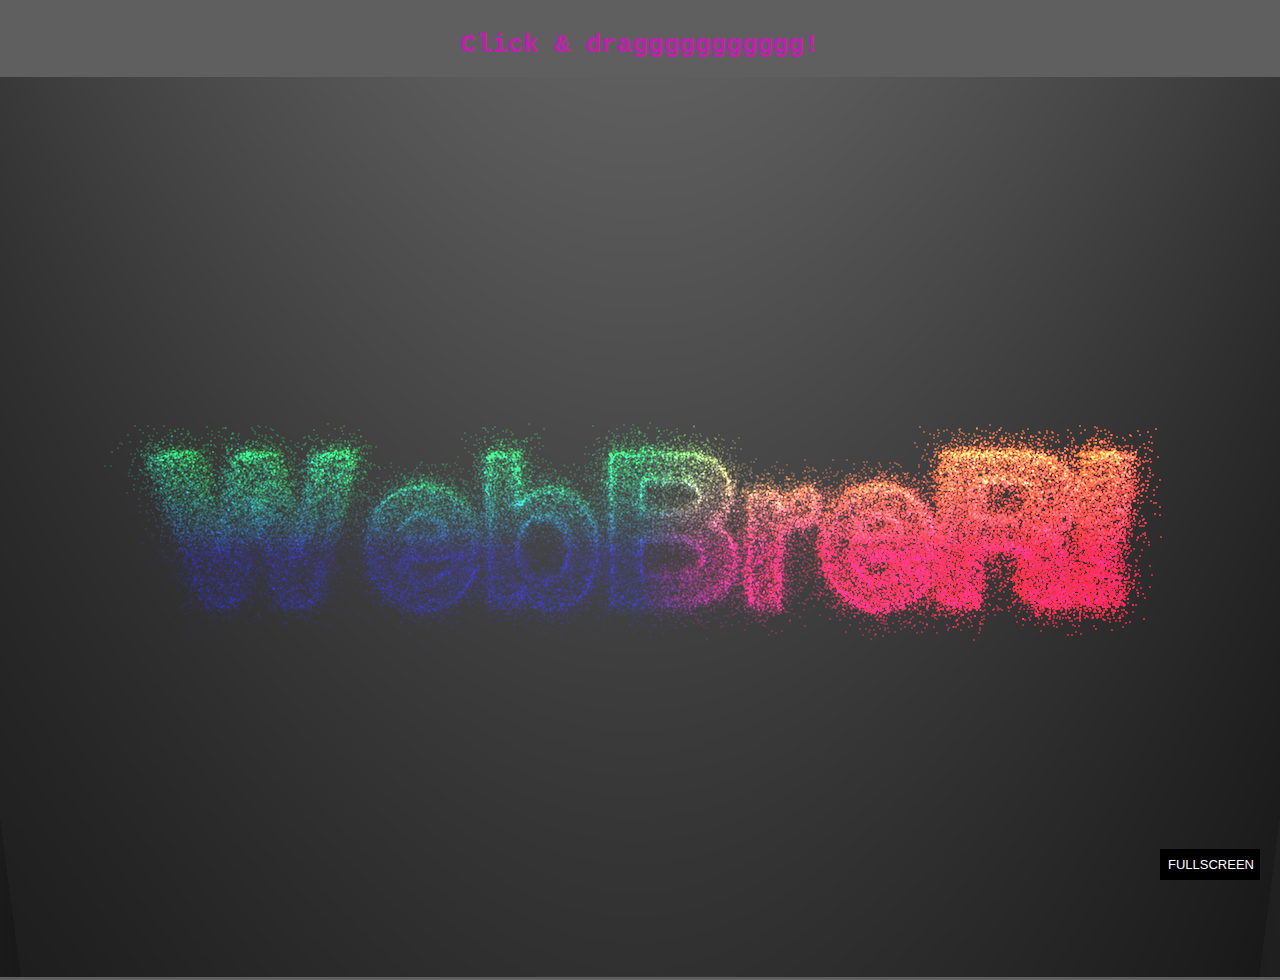
<file: index.html>
<!DOCTYPE html>
<html lang="en">
  <head>
    <title>WebBreR - Featuring Particles</title>
    <meta http-equiv="Content-Type" content="text/html; charset=UTF-8">
    <meta charset="utf-8">
    <meta name="viewport" content="width=device-width, user-scalable=no, minimum-scale=1.0, maximum-scale=1.0">
    <style>
      body {
        font-family: Monospace;
        background-color: #000000a0;
        margin: 0px;
        overflow: hidden;
      }

      #info {
        color: #ffffff;

        font-family: Monospace;
        font-size: 13px;
        text-align: center;
        font-weight: bold;

        position: absolute;
        top: 0px; width: 100%;
        padding: 5px;
      }

      a {
        color: #0040ff;
      }
      h1 {
        color: rgb(197, 28, 177);
        text-align: center;
        margin-top: 30px;
        background-color: transparent;
      }
    </style>
  </head>
  <body>
    <h1>Click & draggggggggggg!</h1>

    <!-- For Magic Leap Support -->
    <script src="js/three/examples/jsm/vr/HelioWebXRPolyfill.js"></script>

    <!-- WebGL 2 shaders -->
    <script id="vs-particles-2" type="x-shader/x-vertex">
      uniform float pointSize;

      varying vec3 vPosition;

      void main() {
        vPosition = position;
        gl_PointSize = pointSize;
        gl_Position = projectionMatrix * modelViewMatrix * vec4( position, 1.0 );
      }
    </script>
    <script>
      
    </script>
    <script id="fs-particles-2" type="x-shader/x-fragment">
      varying vec3 vPosition;

      void main() {
        float depth = smoothstep( 10.24, 1.0, gl_FragCoord.z / gl_FragCoord.w );
        gl_FragColor = vec4( (vec3(0.0, 0.03, 0.05) + (vPosition * 0.25)), depth );
      }
    </script>

    <script type="module">

      import * as THREE from './js/three/build/three.module.js';
      import { SimulationShader } from './js/SimulationShader.js';
      import { Projector } from './js/three/examples/jsm/renderers/Projector.js';
      import { GeometryUtils } from './js/three/examples/jsm/utils/GeometryUtils.js';
      import { WEBVR } from './js/three/examples/jsm/vr/WebVR.js';

      function getQueryString(name, defaultValue) {
        var query = window.location.search.substring(1);
        var vars = query.split("&");
        for (var i = 0; i < vars.length; i++) {
          var pair = vars[i].split("=");
          if (pair[0] == name) {
            return unescape(pair[1]);
          }
        }
        return defaultValue;
      }
  

      function getQueryValue(name, defaultValue) {
        var value = getQueryString(name, null);
        if (value == null) {
          return defaultValue;
        }
        return parseInt(value, 10);
      }

      var roomSize = new THREE.Vector3(3, 3, 3);
      var textScale = 0.3;

      var container, canvas, gl;

      var scene, camera, light, renderer;
      var geometry, geometry2, originGeometry, cube, mesh, material;
      var roomMesh;
      var projector = new Projector();

      var data, texture, points;
      var transformFeedback;
      var originBuffer;
      var font;

      var fboParticles, rtTexturePos, rtTexturePos2, simulationShader;

      var particleCount = getQueryValue('particleCount', 100000);
      var pointSize = getQueryValue('pointSize', 2);
      var skipRemainder = getQueryValue('skipRemainder', 0);

      var INT_MAX = 2147483647;

      var maxColliders = 8;

      var pickCoord = new THREE.Vector3(0.0, 0.0, 0.0);
      var pickRay = new THREE.Ray();
      var clickPlane = new THREE.Plane(new THREE.Vector3(0.0, 0.0, 1.0), roomSize.z*0.25);

      var mouseCoordQueue = [];

      var touchPoints = [];

      var colliders = new Float32Array(maxColliders * 4);
      var colliderMeshes = [];
      var showColliders = false;

      const CONTROLLER_COLLIDER_SIZE = 0.075;
      var controller1, controller2;
      var controllerMesh1, controllerMesh2;

      var isWebGL2 = false;

      function getFullscreenButton ( renderer ) {

        var button = document.createElement( 'button' );
        button.style.position = 'absolute';
        button.style.right = '20px';
        button.style.bottom = '20px';
        button.style.width = '100px';
        button.style.border = '0';
        button.style.padding = '8px';
        button.style.cursor = 'pointer';
        button.style.backgroundColor = '#000';
        button.style.color = '#fff';
        button.style.fontFamily = 'sans-serif';
        button.style.fontSize = '13px';
        button.style.fontStyle = 'normal';
        button.style.textAlign = 'center';
        button.style.zIndex = '999';
        button.textContent = 'FULLSCREEN';
        button.onclick = function() {
          if (renderer.domElement.requestFullscreen) {
            renderer.domElement.requestFullscreen();
          } else if (renderer.domElement.webkitRequestFullscreen) {
            renderer.domElement.webkitRequestFullscreen();
          } else if (renderer.domElement.mozRequestFullScreen) {
            renderer.domElement.mozRequestFullScreen();
          }
        };

        return button;

      }

      function inAR() {
        if (!('getSession' in renderer.vr)) {
          return false;
        }
        let session = renderer.vr.getSession();
        return session && session.environmentBlendMode && session.environmentBlendMode != 'opaque';
      }

      function init() {
        container = document.createElement( 'div' );
        document.body.appendChild( container );

        canvas = document.createElement( 'canvas' );

        // Try first WebGL 2 context and fallback to WebGL 1
        gl = canvas.getContext( 'webgl2', { antialias: false, xrCompatible: true } );
        if (!gl) {
          gl = canvas.getContext( 'experimental-webgl2', { antialias: false, xrCompatible: true } );
        }

        isWebGL2 = !!gl;

        renderer = new THREE.WebGLRenderer( { canvas: canvas, context: gl } );
        renderer.setSize( window.innerWidth, window.innerHeight );
        renderer.sortObjects = false;
        renderer.vr.enabled = true;
        container.appendChild( renderer.domElement );

        document.body.appendChild( getFullscreenButton( renderer ) );

        let btnVR = WEBVR.createButton(
            renderer, {
          mode: 'immersive-vr',
          sessionInit: {requiredFeatures: ['local-floor']}
        });
        btnVR.style.left = 'calc(50% - 110px)';
        document.body.appendChild(btnVR);
        let btnAR = WEBVR.createButton(
            renderer, {
          mode: 'immersive-ar',
          sessionInit: {requiredFeatures: ['local-floor']}
        });
        btnAR.style.left = 'calc(50% + 10px)';
        document.body.appendChild(btnAR);

        scene = new THREE.Scene();

        camera = new THREE.PerspectiveCamera( 50, window.innerWidth / window.innerHeight, 0.01, roomSize.z * 10 );
        camera.position.y = (roomSize.y/2) + 0.25;
        camera.position.z = roomSize.z*0.2;
        camera.lookAt( new THREE.Vector3(0, roomSize.y/2, -roomSize.z*0.25));
        scene.add( camera );

        controller1 = renderer.vr.getController( 0 );
        scene.add( controller1 );

        controller2 = renderer.vr.getController( 1 );
        scene.add( controller2 );

        var controllerMaterial = new THREE.MeshPhongMaterial({ color: 0x00DD22 });
        var controllerGeometry = new THREE.IcosahedronGeometry(CONTROLLER_COLLIDER_SIZE, 1);
        controllerMesh1 = new THREE.Mesh(controllerGeometry, controllerMaterial);
        controllerMesh2 = new THREE.Mesh(controllerGeometry, controllerMaterial);
        controller1.add( controllerMesh1 );
        controller2.add( controllerMesh2 );

        var fingerMaterial = new THREE.MeshPhongMaterial({ color: 0x00DD22 });
        var fingerGeometry = new THREE.IcosahedronGeometry(1, 2);
        showColliders = getQueryValue('colliders', 0) != 0;
        for (var i = 0; i < maxColliders; ++i) {
          colliderMeshes[i] = new THREE.Mesh(fingerGeometry, fingerMaterial);
          scene.add(colliderMeshes[i]);
        }

        var textureLoader = new THREE.TextureLoader();
        var backImage = textureLoader.load("media/textures/Back.png");
        var ceilImage = textureLoader.load("media/textures/Ceiling.png");
        var floorImage = textureLoader.load("media/textures/Floor.png");

        var roomMaterialArray = [
          new THREE.MeshBasicMaterial({ map: backImage, side: THREE.BackSide }),
          new THREE.MeshBasicMaterial({ map: backImage, side: THREE.BackSide }),
          new THREE.MeshBasicMaterial({ map: ceilImage, side: THREE.BackSide }),
          new THREE.MeshBasicMaterial({ map: floorImage, side: THREE.BackSide }),
          new THREE.MeshBasicMaterial({ map: backImage, side: THREE.BackSide }),
          new THREE.MeshBasicMaterial({ map: backImage, side: THREE.BackSide })
        ];
        var roomGeometry = new THREE.BoxGeometry( roomSize.x, roomSize.y, roomSize.z );
        roomMesh = new THREE.Mesh( roomGeometry, roomMaterialArray );
        roomMesh.doubleSided = true;
        roomMesh.position.y = roomSize.y/2;
        scene.add( roomMesh );

        renderer.vr.addEventListener('sessionstart', (ev) => {
          // Hide for AR
          if (inAR()) {
            roomMesh.visible = false;
            controllerMesh1.visible = false;
            controllerMesh2.visible = false;
          } else {
            controllerMesh1.visible = true;
            controllerMesh2.visible = true;
          }
        });
        renderer.vr.addEventListener('sessionend', (ev) => {
          roomMesh.visible = true;
          controllerMesh1.visible = false;
          controllerMesh2.visible = false;
        });

        if (isWebGL2) {
          // Create DataTexture

          var fontLoader = new THREE.FontLoader();
          fontLoader.load( 'media/fonts/helvetiker_bold.typeface.json', function ( font ) {

            var textGeo = new THREE.TextGeometry( "WebBreR!", {
              size: 0.7,
              height: 0.25,
              curveSegments: 0,
              font: font,
              weight: "bold",
              style: "normal",
            });

            textGeo.computeBoundingBox();
            var bounds = textGeo.boundingBox;
            textGeo.applyMatrix( new THREE.Matrix4().makeTranslation(
              (bounds.max.x - bounds.min.x) * -0.5,
              (bounds.max.y - bounds.min.y) * -0.5,
              (bounds.max.z - bounds.min.z) * -0.5));

            particleCount = Math.floor(particleCount / 3) * 3;

            points = GeometryUtils.randomPointsInGeometry( textGeo, particleCount );

            data = new Float32Array( particleCount * 4 );
            for ( var i = 0, j = 0, l = data.length; i < l; i += 4, j += 1 ) {
              data[ i ] = points[ j ].x;
              data[ i + 1 ] = points[ j ].y;
              data[ i + 2 ] = points[ j ].z;
              data[ i + 3 ] = 0.0;
            }

            var velData = new Float32Array( particleCount * 4 );
            for ( var i = 0, l = velData.length; i < l; i += 4 ) {
              velData[ i ] = (Math.random() - 0.5) * 0.004;
              velData[ i + 1 ] = (Math.random() - 0.5) * 0.004;
              velData[ i + 2 ] = (Math.random() - 0.5) * 0.004;
              velData[ i + 3 ] = 0.0;
            }

            var randomSeedData = new Uint32Array( particleCount );
            for ( var i = 0; i < randomSeedData.length; ++i ) {
              randomSeedData[ i ] = Math.random() * INT_MAX;
            }

            geometry = new THREE.BufferGeometry();
            geometry.addAttribute( 'position', new THREE.BufferAttribute( data, 4 ).setDynamic( true ) );
            geometry.addAttribute( 'velocity', new THREE.BufferAttribute( velData, 4 ).setDynamic( true ) );
            geometry.addAttribute( 'randomSeed', new THREE.BufferAttribute( randomSeedData, 1, false, true ).setDynamic( true ) );
            geometry2 = geometry.clone();

            material = new THREE.ShaderMaterial( {
              uniforms: {
                "pointSize": { type: "f", value: pointSize }
              },
              vertexShader: document.getElementById( 'vs-particles-2' ).textContent,
              fragmentShader: document.getElementById( 'fs-particles-2' ).textContent,
              blending: THREE.AdditiveBlending,
              depthWrite: false,
              depthTest: true,
              transparent: true
            } );

            transformFeedback = gl.createTransformFeedback();

            originBuffer = gl.createBuffer();
            gl.bindBuffer(gl.ARRAY_BUFFER, originBuffer);
            gl.bufferData(gl.ARRAY_BUFFER, data, gl.STATIC_DRAW);

            simulationShader = new SimulationShader(renderer, maxColliders);
            simulationShader.setColliders(colliders);

            mesh = new THREE.Points(geometry, material);
            mesh.position.z = -roomSize.z*0.25;
            mesh.position.y = roomSize.y/2;
            
            mesh.scale.set(textScale, textScale, textScale); 
            scene.add(mesh);

          } );

        }

        function onMouseUpdate(ev) {
          let mouseDown = !!ev.buttons;
          if (mouseDown) {
            mouseCoordQueue.push(canvasToColliderVector(ev.clientX, ev.clientY));
          }
        }

        canvas.addEventListener( 'mousedown', onMouseUpdate, false )
        canvas.addEventListener( 'mouseup', onMouseUpdate, false );
        canvas.addEventListener( 'mousemove', onMouseUpdate, false );

        function onTouchUpdate(ev) {
          var touches = ev.touches;
          for(var i = 0; i < touches.length; ++i) {
            var touch = touches[i];
            touchPoints.push(canvasToColliderVector(touch.clientX, touch.clientY));
          }
          ev.preventDefault();
        }

        canvas.addEventListener( 'touchstart', onTouchUpdate, false )
        canvas.addEventListener( 'touchend', onTouchUpdate, false );
        canvas.addEventListener( 'touchmove', onTouchUpdate, false );
      }

      function onWindowResize() {
        camera.aspect = window.innerWidth / window.innerHeight;
        camera.updateProjectionMatrix();
        renderer.setSize( window.innerWidth, window.innerHeight );
      }

      window.addEventListener( 'resize', onWindowResize, false );

      function canvasToColliderVector(x, y) {
        pickCoord.x = ((x / canvas.clientWidth) * 2.0) - 1.0;
        pickCoord.y = -((y / canvas.clientHeight) * 2.0) + 1.0;
        pickCoord.z = 0.1;
        pickCoord.unproject(camera);
        pickRay.set(camera.position, pickCoord.sub(camera.position).normalize());
        var point = new THREE.Vector3();
        pickRay.intersectPlane(clickPlane, point);
        return point;
      }

      function vrCameraToColliderVector() {
        pickCoord.x = 0;
        pickCoord.y = 0;
        pickCoord.z = 0.1;
        pickCoord.unproject(vrCamera);
        //vrCamera.getWorldDirection(pickCoord);
        //pickCoord.unproject(vrCamera);
        pickRay.set(vrCamera.position, pickCoord.sub(vrCamera.position).normalize());
        var point = new THREE.Vector3();
        pickRay.intersectPlane(clickPlane, point);
        return point;
      }

      function pointToCollider(index, active, vector, size) {
        var o = index * 4;

        if (index >= maxColliders)
          return;

        if (active) {
          colliders[o] =   (vector.x - mesh.position.x) / textScale;
          colliders[o+1] = (vector.y - mesh.position.y) / textScale;
          colliders[o+2] = (vector.z - mesh.position.z) / textScale;
        }
        colliders[o+3] = active ? (size / textScale) : -1;

        colliderMeshes[index].visible = active && showColliders;
        if (active) {
          colliderMeshes[index].position.x = vector.x;
          colliderMeshes[index].position.y = vector.y;
          colliderMeshes[index].position.z = vector.z;
          colliderMeshes[index].scale.set(size, size, size);
        }
      }

      function updateColliders() {
        var fi = 0;

        while (mouseCoordQueue.length) {
          pointToCollider(fi, true, mouseCoordQueue.shift(), 0.05);
          fi++;
        }

        while (touchPoints.length) {
          pointToCollider(fi, true, touchPoints.shift(), 0.05);
          fi++;
        }

        var vector = new THREE.Vector3();
        vector.setFromMatrixPosition( controller1.matrixWorld );
        pointToCollider(fi++, true, vector, CONTROLLER_COLLIDER_SIZE);

        vector.setFromMatrixPosition( controller2.matrixWorld );
        pointToCollider(fi++, true, vector, CONTROLLER_COLLIDER_SIZE);

        /*var buttonPushed = false;
        var gamepads = navigator.getGamepads();
        for (var i = 0; i < gamepads.length; ++i) {
          var gamepad = gamepads[i];
          if (gamepad && gamepad.buttons[0].pressed) {
            buttonPushed = true;
          }
        }

        if (buttonPushed) {
          var gazePoint = vrCameraToColliderVector();
          if (gazePoint) {
            pointToCollider(fi++, true, gazePoint, 0.075);
          }
        }*/

        // Turn off any remaining colliders.
        for (; fi < maxColliders; ++fi) {
          pointToCollider(fi, false);
        }
      }

      function transformFeedbackPass( gl, shader, source, target ) {
        if (!source || !target)
          return;

        var sourcePosAttrib = source.attributes['position'];
        var sourceVelAttrib = source.attributes['velocity'];
        var sourceRandomSeedAttrib = source.attributes['randomSeed'];
        var targetPosAttrib = target.attributes['position'];
        var targetVelAttrib = target.attributes['velocity'];
        var targetRandomSeedAttrib = target.attributes['randomSeed'];

        function getWebGLBuffer(attribute) {
          let webglBuffer = renderer.attributes.get(attribute);
          if (webglBuffer) {
            return webglBuffer.buffer;
          }
          return null;
        }

        var sourcePosBuffer = getWebGLBuffer(sourcePosAttrib);
        var sourceVelBuffer = getWebGLBuffer(sourceVelAttrib);
        var sourceRandomSeedBuffer = getWebGLBuffer(sourceRandomSeedAttrib);
        var targetPosBuffer = getWebGLBuffer(targetPosAttrib);
        var targetVelBuffer = getWebGLBuffer(targetVelAttrib);
        var targetRandomSeedBuffer = getWebGLBuffer(targetRandomSeedAttrib);

        if (targetPosBuffer && sourcePosBuffer) {
          shader.bind();

          gl.enableVertexAttribArray( shader.attributes.position );
          gl.bindBuffer(gl.ARRAY_BUFFER, sourcePosBuffer);
          gl.vertexAttribPointer( shader.attributes.position, 4, gl.FLOAT, false, 16, 0 );

          gl.enableVertexAttribArray( shader.attributes.velocity );
          gl.bindBuffer(gl.ARRAY_BUFFER, sourceVelBuffer);
          gl.vertexAttribPointer( shader.attributes.velocity, 4, gl.FLOAT, false, 16, 0 );

          gl.enableVertexAttribArray( shader.attributes.origin );
          gl.bindBuffer(gl.ARRAY_BUFFER, originBuffer);
          gl.vertexAttribPointer( shader.attributes.origin, 4, gl.FLOAT, false, 16, 0 );

          gl.enableVertexAttribArray( shader.attributes.randomSeed );
          gl.bindBuffer(gl.ARRAY_BUFFER, sourceRandomSeedBuffer);
          gl.vertexAttribIPointer( shader.attributes.randomSeed, 1, gl.UNSIGNED_INT, 0, 0 );

          gl.bindTransformFeedback(gl.TRANSFORM_FEEDBACK, transformFeedback);
          gl.bindBufferBase(gl.TRANSFORM_FEEDBACK_BUFFER, 0, targetPosBuffer);
          gl.bindBufferBase(gl.TRANSFORM_FEEDBACK_BUFFER, 1, targetVelBuffer);
          gl.bindBufferBase(gl.TRANSFORM_FEEDBACK_BUFFER, 2, targetRandomSeedBuffer);

          gl.enable(gl.RASTERIZER_DISCARD);
          gl.beginTransformFeedback(gl.POINTS);

          gl.drawArrays(gl.POINTS, 0, sourcePosAttrib.count /* sourcePosAttrib.itemSize*/);

          gl.endTransformFeedback();
          gl.disable(gl.RASTERIZER_DISCARD);

          // Unbind the transform feedback for ARRAY_BUFFER fix.
          gl.bindBufferBase(gl.TRANSFORM_FEEDBACK_BUFFER, 0, null);
          gl.bindBufferBase(gl.TRANSFORM_FEEDBACK_BUFFER, 1, null);
          gl.bindBufferBase(gl.TRANSFORM_FEEDBACK_BUFFER, 2, null);

          gl.bindTransformFeedback(gl.TRANSFORM_FEEDBACK, null);

          // No touchy
          renderer.state.reset();

         
          gl.disableVertexAttribArray( shader.attributes.randomSeed );
        }
      }

      var frameId = 0;
      var fixedStep = 16.666666;
      var remainder = 0;
      function render(t) {
        if (isWebGL2 && mesh) {
          updateColliders();

          var lastTime = simulationShader.getTime(t);
          if (t - lastTime > fixedStep * 5) {
            simulationShader.setTime(t);
            lastTime = t - fixedStep;
          }

          while (remainder + t - lastTime >= fixedStep) {
            lastTime += fixedStep;
            simulationShader.setTime(lastTime);

            if ( frameId % 2 === 0 ) {
              transformFeedbackPass( renderer.getContext(), simulationShader, geometry2, geometry );
              mesh.geometry = geometry2;
            } else {
              transformFeedbackPass( renderer.getContext(), simulationShader, geometry, geometry2 );
              mesh.geometry = geometry;
            }

            frameId++;
          }

          material.uniforms.pointSize.value = inAR() ? pointSize * 2.0 : pointSize;

          // Code smell.
          scene.remove( mesh ); scene.add( mesh );

          // Unless asked not to, accumulate the remainder of time for the next frame.
          // Flag acts as a sort of regression test for http://crbug.com/883871 .
          if (!skipRemainder)
            remainder = t - lastTime;

          // If requestAnimationFrame timestamp jumps a lot, reset it.
          simulationShader.setTime(t);
        }

        renderer.render( scene, camera );
      }

      init();

      renderer.setAnimationLoop( render );

    </script>
  </body>
</html>
</file>
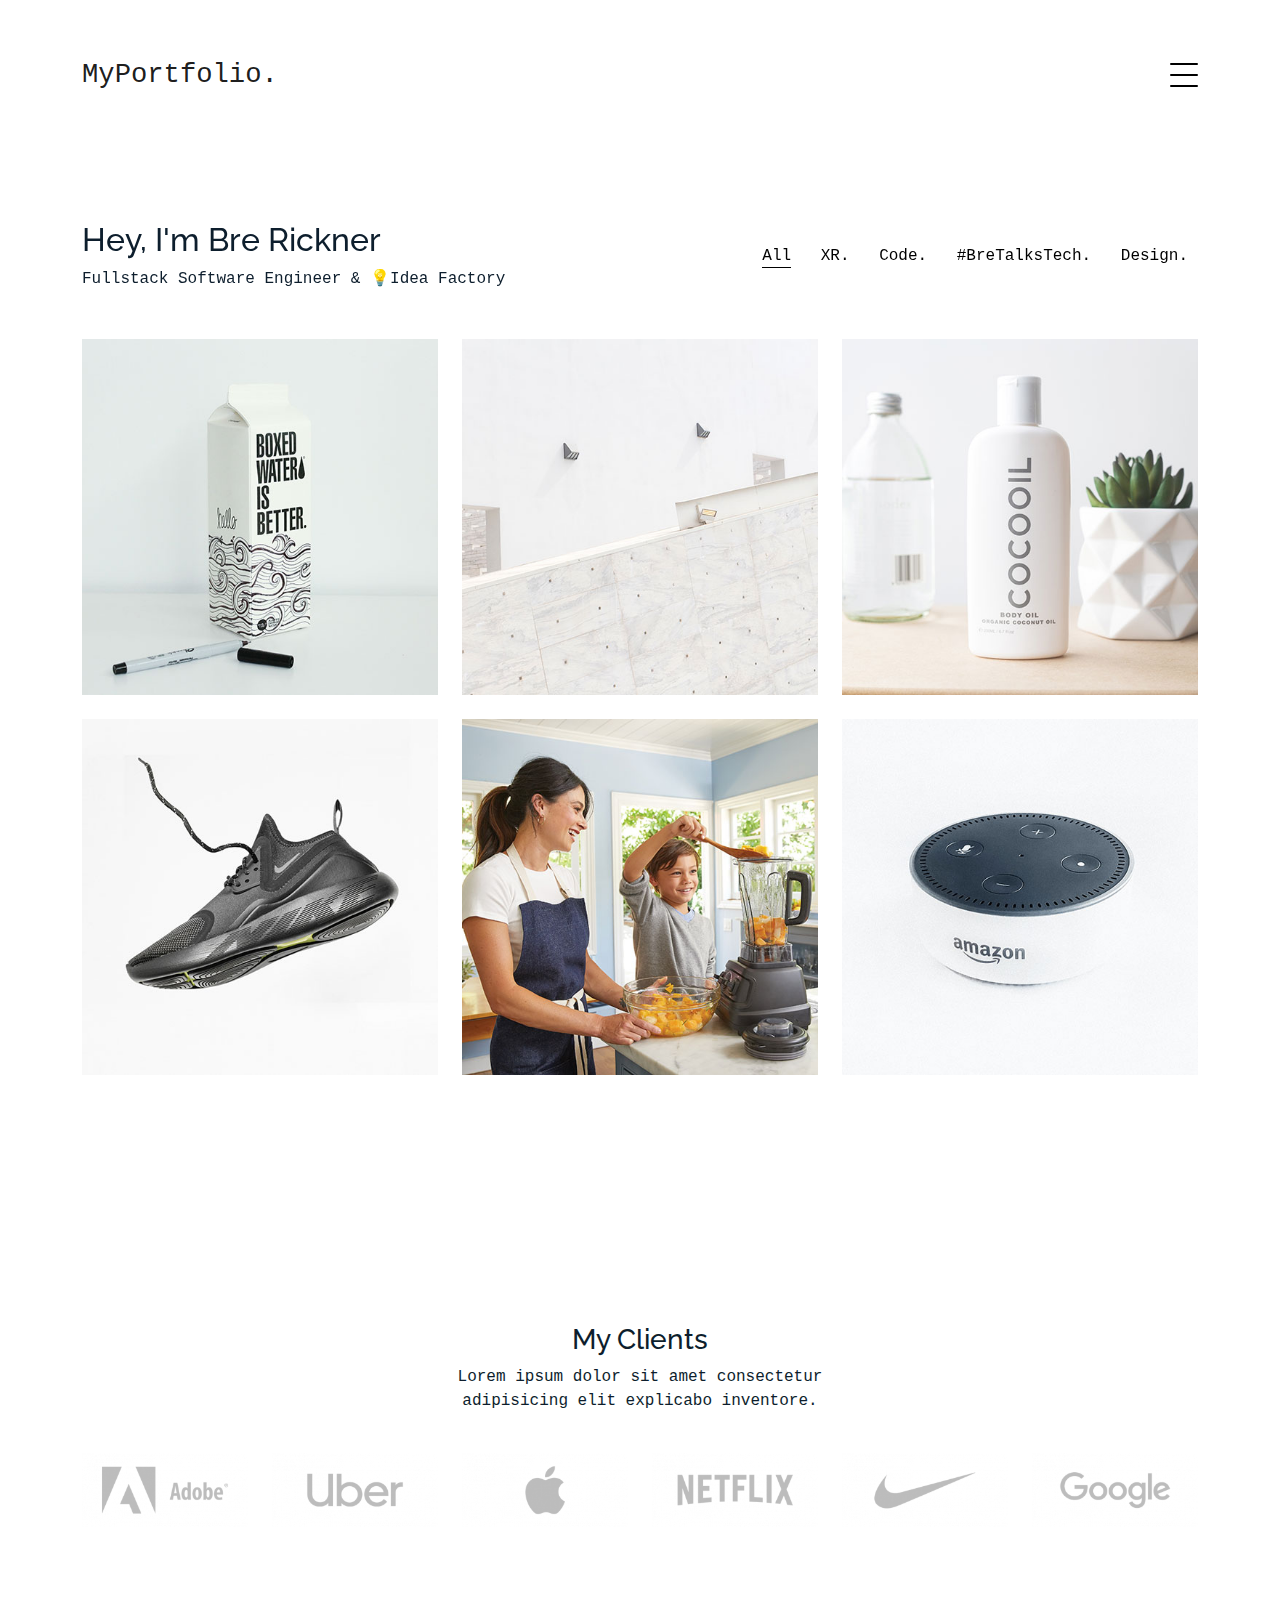
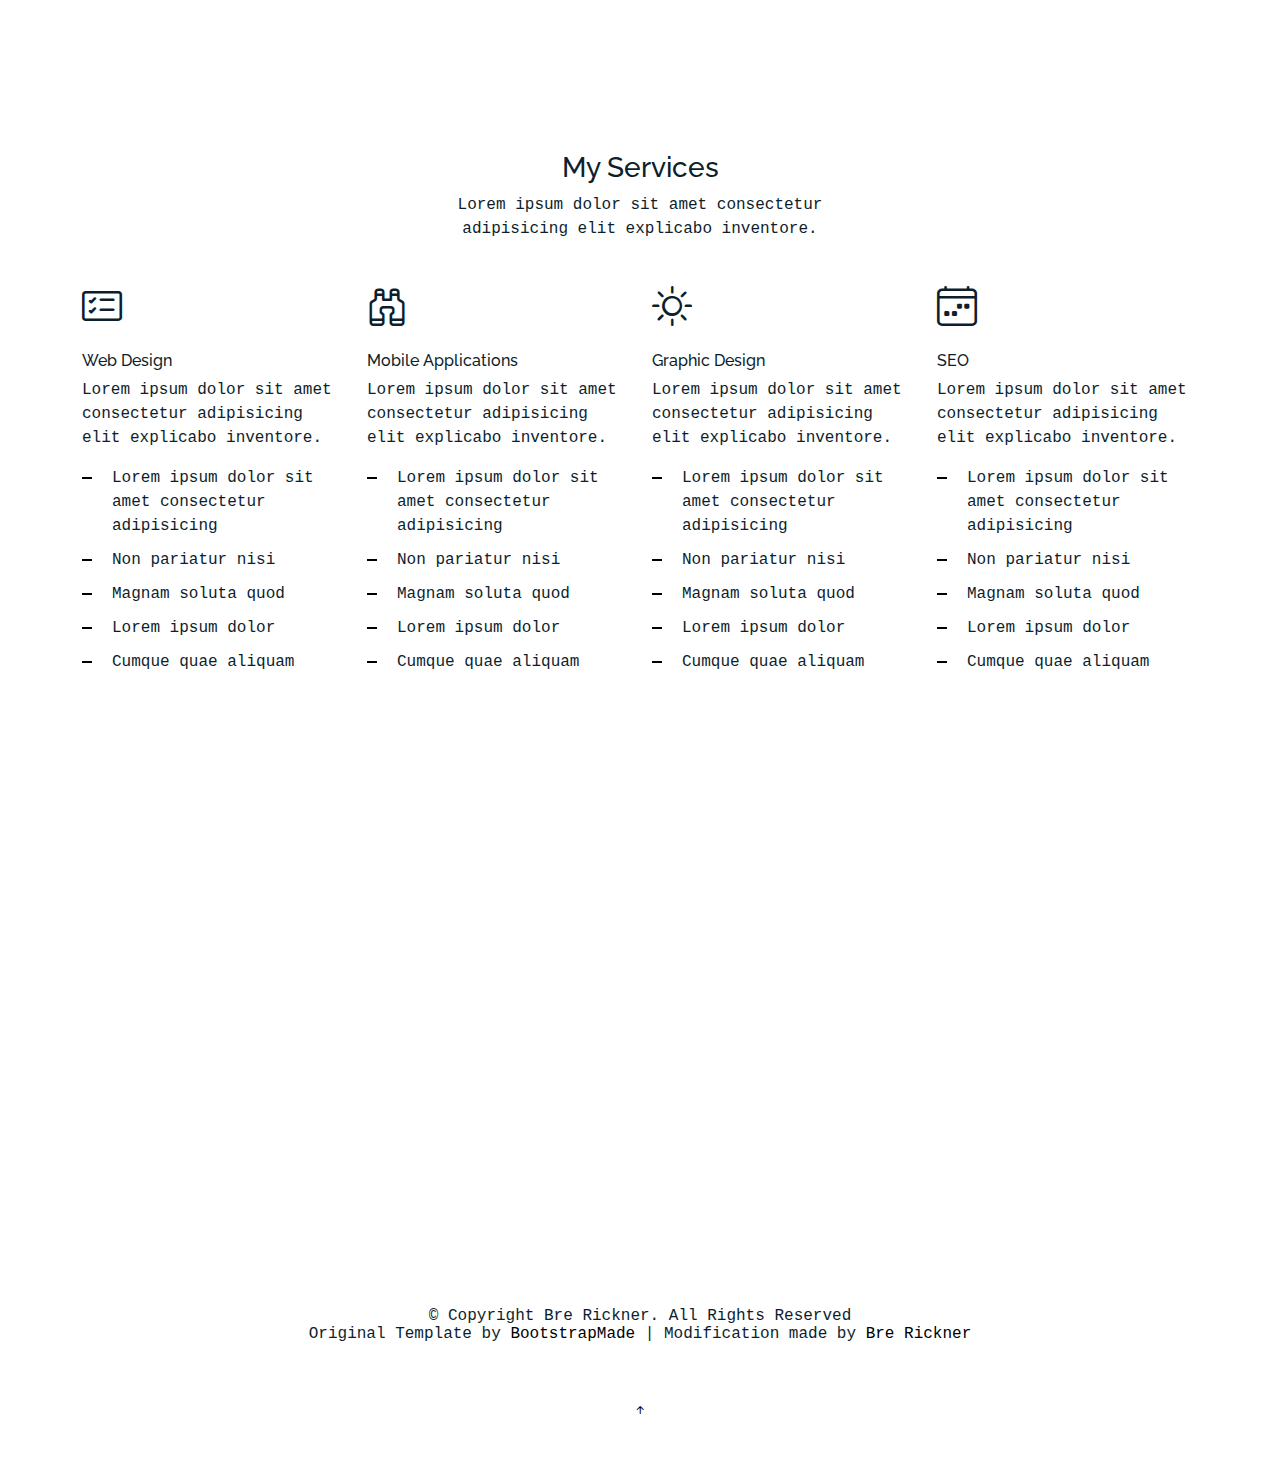
<file: MyPortfolio/index.html>
<!DOCTYPE html>
<html lang="en">

<head>
  <meta charset="utf-8">
  <meta content="width=device-width, initial-scale=1.0" name="viewport">

  <title>Bre Rickner's Portfolio</title>
  <meta content="" name="description">
  <meta content="" name="keywords">

  <!-- Favicons -->
  <link href="assets/img/bre_favi.png" rel="icon">
  <link href="assets/img/bre_favi.png" rel="apple-touch-icon">

  <!-- Google Fonts -->
  <link href="https://fonts.googleapis.com/css?family=https://fonts.googleapis.com/css?family=Inconsolata:400,500,600,700|Raleway:400,400i,500,500i,600,600i,700,700i" rel="stylesheet">

  <!-- Vendor CSS Files -->
  <link href="assets/vendor/aos/aos.css" rel="stylesheet">
  <link href="assets/vendor/bootstrap/css/bootstrap.min.css" rel="stylesheet">
  <link href="assets/vendor/bootstrap-icons/bootstrap-icons.css" rel="stylesheet">
  <link href="assets/vendor/swiper/swiper-bundle.min.css" rel="stylesheet">

  <!-- Template Main CSS File -->
  <link href="assets/css/style.css" rel="stylesheet">

  <!-- =======================================================
  * Template Name: MyPortfolio - v4.7.0
  * Template URL: https://bootstrapmade.com/myportfolio-bootstrap-portfolio-website-template/
  * Author: BootstrapMade.com
  * License: https://bootstrapmade.com/license/
  ======================================================== -->
</head>

<body>

  <!-- ======= Navbar ======= -->
  <!-- Left Column -->
  <div class="collapse navbar-collapse custom-navmenu" id="main-navbar">
    <div class="container py-2 py-md-5">
      <div class="row align-items-start">
        <div class="col-md-2">
          <ul class="custom-menu">
            <li class="active"><a href="index.html">Home</a></li>
            <li><a href="about.html">About Me</a></li>
            <li><a href="services.html">Services</a></li>
            <li><a href="works.html">Works</a></li>
            <li><a href="contact.html">Contact</a></li>
          </ul>
        </div>
        <!-- Center Column -->
        <div class="col-md-6 d-none d-md-block  mr-auto">
          <div class="tweet d-flex">
            <div></div>
          </div>
        </div>
        <!-- Right Column -->
        <div class="col-md-4 d-none d-md-block">
          <h3>Hire Me</h3>
          <p> Freelance. Consulting. Collaborate.<br> <a href="contact.html">breanna.rickner@holbertonschool.com</a></p>
          <a href="https://twitter.com/brerickner?ref_src=twsrc%5Etfw"
                 class="twitter-follow-button" data-size="large" 
                 data-show-count="false">Follow @brerickner\</a>
        </div>
      </div>
    </div>
  </div>

  <!-- ======= MyPortfolio ======= -->
  <nav class="navbar navbar-light custom-navbar">
    <div class="container">
      <a class="navbar-brand" href="index.html">MyPortfolio.</a>
      <a href="#" class="burger" data-bs-toggle="collapse" data-bs-target="#main-navbar">
        <span></span>
      </a>
    </div>
  </nav>

  <main id="main">

    <!-- ======= Works Section ======= -->
    <section class="section site-portfolio">
      <div class="container">
        <div class="row mb-5 align-items-center">
          <div class="col-md-12 col-lg-6 mb-4 mb-lg-0" data-aos="fade-up">
            <h2>Hey, I'm Bre Rickner</h2>
            <p class="mb-0">Fullstack Software Engineer &amp; 💡Idea Factory</p>
          </div>
          <div class="col-md-12 col-lg-6 text-start text-lg-end" data-aos="fade-up" data-aos-delay="100">
            <div id="filters" class="filters">
              <a href="#" data-filter="*" class="active">All</a>
              <a href="#" data-filter=".web">XR.</a>
              <a href="#" data-filter=".design">Code.</a>
              <a href="#" data-filter=".branding">#BreTalksTech.</a>
              <a href="#" data-filter=".photography">Design.</a>
            </div>
          </div>
        </div>
        <div id="portfolio-grid" class="row no-gutter" data-aos="fade-up" data-aos-delay="200">
          <div class="item web col-sm-6 col-md-4 col-lg-4 mb-4">
            <a href="work-single.html" class="item-wrap fancybox">
              <div class="work-info">
                <h3>Boxed Water</h3>
                <span>Web</span>
              </div>
              <img class="img-fluid" src="assets/img/img_1.jpg">
            </a>
          </div>
          <div class="item photography col-sm-6 col-md-4 col-lg-4 mb-4">
            <a href="work-single.html" class="item-wrap fancybox">
              <div class="work-info">
                <h3>Build Indoo</h3>
                <span>Photography</span>
              </div>
              <img class="img-fluid" src="assets/img/img_2.jpg">
            </a>
          </div>
          <div class="item branding col-sm-6 col-md-4 col-lg-4 mb-4">
            <a href="work-single.html" class="item-wrap fancybox">
              <div class="work-info">
                <h3>Cocooil</h3>
                <span>Branding</span>
              </div>
              <img class="img-fluid" src="assets/img/img_3.jpg">
            </a>
          </div>
          <div class="item design col-sm-6 col-md-4 col-lg-4 mb-4">
            <a href="work-single.html" class="item-wrap fancybox">
              <div class="work-info">
                <h3>Nike Shoe</h3>
                <span>Design</span>
              </div>
              <img class="img-fluid" src="assets/img/img_4.jpg">
            </a>
          </div>
          <div class="item photography col-sm-6 col-md-4 col-lg-4 mb-4">
            <a href="work-single.html" class="item-wrap fancybox">
              <div class="work-info">
                <h3>Kitchen Sink</h3>
                <span>Photography</span>
              </div>
              <img class="img-fluid" src="assets/img/img_5.jpg">
            </a>
          </div>
          <div class="item branding col-sm-6 col-md-4 col-lg-4 mb-4">
            <a href="work-single.html" class="item-wrap fancybox">
              <div class="work-info">
                <h3>Amazon</h3>
                <span>brandingn</span>
              </div>
              <img class="img-fluid" src="assets/img/img_6.jpg">
            </a>
          </div>
        </div>
      </div>
    </section><!-- End  Works Section -->

    <!-- ======= Clients Section ======= -->
    <section class="section">
      <div class="container">
        <div class="row justify-content-center text-center mb-4">
          <div class="col-5">
            <h3 class="h3 heading">My Clients</h3>
            <p>Lorem ipsum dolor sit amet consectetur adipisicing elit explicabo inventore.</p>
          </div>
        </div>
        <div class="row">
          <div class="col-4 col-sm-4 col-md-2">
            <a href="#" class="client-logo"><img src="assets/img/logo-adobe.png" alt="Image" class="img-fluid"></a>
          </div>
          <div class="col-4 col-sm-4 col-md-2">
            <a href="#" class="client-logo"><img src="assets/img/logo-uber.png" alt="Image" class="img-fluid"></a>
          </div>
          <div class="col-4 col-sm-4 col-md-2">
            <a href="#" class="client-logo"><img src="assets/img/logo-apple.png" alt="Image" class="img-fluid"></a>
          </div>
          <div class="col-4 col-sm-4 col-md-2">
            <a href="#" class="client-logo"><img src="assets/img/logo-netflix.png" alt="Image" class="img-fluid"></a>
          </div>
          <div class="col-4 col-sm-4 col-md-2">
            <a href="#" class="client-logo"><img src="assets/img/logo-nike.png" alt="Image" class="img-fluid"></a>
          </div>
          <div class="col-4 col-sm-4 col-md-2">
            <a href="#" class="client-logo"><img src="assets/img/logo-google.png" alt="Image" class="img-fluid"></a>
          </div>

        </div>
      </div>
    </section><!-- End Clients Section -->

    <!-- ======= Services Section ======= -->
    <section class="section services">
      <div class="container">
        <div class="row justify-content-center text-center mb-4">
          <div class="col-5">
            <h3 class="h3 heading">My Services</h3>
            <p>Lorem ipsum dolor sit amet consectetur adipisicing elit explicabo inventore.</p>
          </div>
        </div>
        <div class="row">

          <div class="col-12 col-sm-6 col-md-6 col-lg-3">
            <i class="bi bi-card-checklist"></i>
            <h4 class="h4 mb-2">Web Design</h4>
            <p>Lorem ipsum dolor sit amet consectetur adipisicing elit explicabo inventore.</p>
            <ul class="list-unstyled list-line">
              <li>Lorem ipsum dolor sit amet consectetur adipisicing</li>
              <li>Non pariatur nisi</li>
              <li>Magnam soluta quod</li>
              <li>Lorem ipsum dolor</li>
              <li>Cumque quae aliquam</li>
            </ul>
          </div>
          <div class="col-12 col-sm-6 col-md-6 col-lg-3">
            <i class="bi bi-binoculars"></i>
            <h4 class="h4 mb-2">Mobile Applications</h4>
            <p>Lorem ipsum dolor sit amet consectetur adipisicing elit explicabo inventore.</p>
            <ul class="list-unstyled list-line">
              <li>Lorem ipsum dolor sit amet consectetur adipisicing</li>
              <li>Non pariatur nisi</li>
              <li>Magnam soluta quod</li>
              <li>Lorem ipsum dolor</li>
              <li>Cumque quae aliquam</li>
            </ul>
          </div>
          <div class="col-12 col-sm-6 col-md-6 col-lg-3">
            <i class="bi bi-brightness-high"></i>
            <h4 class="h4 mb-2">Graphic Design</h4>
            <p>Lorem ipsum dolor sit amet consectetur adipisicing elit explicabo inventore.</p>
            <ul class="list-unstyled list-line">
              <li>Lorem ipsum dolor sit amet consectetur adipisicing</li>
              <li>Non pariatur nisi</li>
              <li>Magnam soluta quod</li>
              <li>Lorem ipsum dolor</li>
              <li>Cumque quae aliquam</li>
            </ul>
          </div>
          <div class="col-12 col-sm-6 col-md-6 col-lg-3">
            <i class="bi bi-calendar4-week"></i>
            <h4 class="h4 mb-2">SEO</h4>
            <p>Lorem ipsum dolor sit amet consectetur adipisicing elit explicabo inventore.</p>
            <ul class="list-unstyled list-line">
              <li>Lorem ipsum dolor sit amet consectetur adipisicing</li>
              <li>Non pariatur nisi</li>
              <li>Magnam soluta quod</li>
              <li>Lorem ipsum dolor</li>
              <li>Cumque quae aliquam</li>
            </ul>
          </div>
        </div>
      </div>
    </section><!-- End Services Section -->

    <!-- ======= Testimonials Section ======= -->
    <section class="section pt-0">
      <div class="container">

        <div class="testimonials-slider swiper" data-aos="fade-up" data-aos-delay="100">
          <div class="swiper-wrapper">

            <div class="swiper-slide">
              <div class="testimonial-wrap">
                <div class="testimonial">
                  <img src="assets/img/person_1.jpg" alt="Image" class="img-fluid">
                  <blockquote>
                    <p>Lorem ipsum dolor sit amet consectetur adipisicing elit. Quisquam necessitatibus incidunt ut officiis
                      explicabo inventore.</p>
                  </blockquote>
                  <p>&mdash; Jean Hicks</p>
                </div>
              </div>
            </div><!-- End testimonial item -->

            <div class="swiper-slide">
              <div class="testimonial-wrap">
                <div class="testimonial">
                  <img src="assets/img/person_2.jpg" alt="Image" class="img-fluid">
                  <blockquote>
                    <p>Lorem ipsum dolor sit amet consectetur adipisicing elit. Quisquam necessitatibus incidunt ut officiis
                      explicabo inventore.</p>
                  </blockquote>
                  <p>&mdash; Chris Stanworth</p>
                </div>
              </div>
            </div><!-- End testimonial item -->

          </div>
          <div class="swiper-pagination"></div>
        </div>

      </div>
    </section><!-- End Testimonials Section -->

  </main><!-- End #main -->

  <!-- ======= Footer ======= -->
    <footer class="footer" role="contentinfo">
    <div class="container">
      <div class="row">
        <div class="col-sm-12">
          <p class="mb-1 text-md-center">&copy; Copyright Bre Rickner. All Rights Reserved</p>
          <div class="credits">
            <!--
            All the links in the footer should remain intact.
            You can delete the links only if you purchased the pro version.
            Licensing information: https://bootstrapmade.com/license/
            Purchase the pro version with working PHP/AJAX contact form: https://bootstrapmade.com/buy/?theme=MyPortfolio
          -->
          <p class="mb-1 text-md-center">
            Original Template by <a href="https://bootstrapmade.com/">BootstrapMade</a> | 
            Modification made by <a href="https://www.linkedin.com/in/brerickner/">Bre Rickner</a>
          </p>
          </div>
        </div>
      </div>
    </div>

  <a href="index.html" class="back-to-top d-flex align-items-center justify-content-center"><i class="bi bi-arrow-up-short"></i></a>

  <!-- Vendor JS Files -->
  <script src="assets/vendor/aos/aos.js"></script>
  <script src="assets/vendor/bootstrap/js/bootstrap.bundle.min.js"></script>
  <script src="assets/vendor/isotope-layout/isotope.pkgd.min.js"></script>
  <script src="assets/vendor/swiper/swiper-bundle.min.js"></script>
  <script src="assets/vendor/php-email-form/validate.js"></script>
  <script async src="https://platform.twitter.com/widgets.js" charset="utf-8"></script>

  <!-- Template Main JS File -->
  <script src="assets/js/main.js"></script>

</body>

</html>
</file>
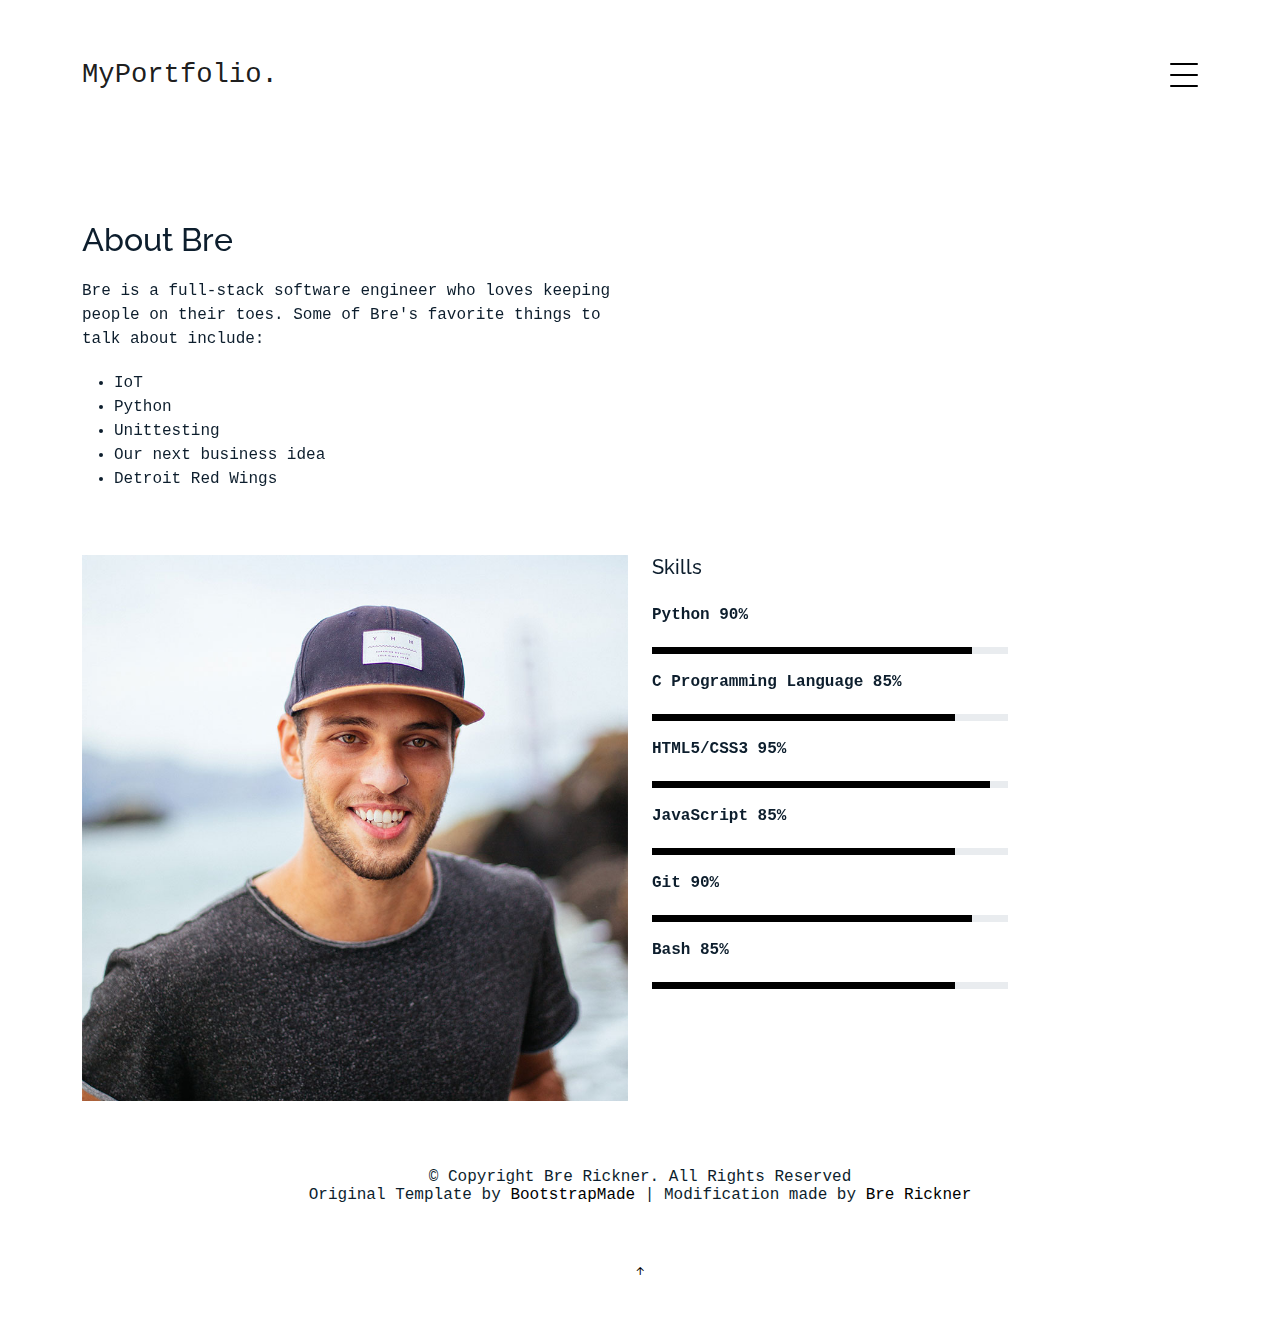
<file: MyPortfolio/about.html>
<!DOCTYPE html>
<html lang="en">

<head>
  <meta charset="utf-8">
  <meta content="width=device-width, initial-scale=1.0" name="viewport">

  <title>About Bre</title>
  <meta content="" name="description">
  <meta content="" name="keywords">

  <!-- Favicons -->
  <link href="assets/img/bre_favi.png" rel="icon">
  <link href="assets/img/bre_favi.png" rel="apple-touch-icon">

  <!-- Google Fonts -->
  <link href="https://fonts.googleapis.com/css?family=https://fonts.googleapis.com/css?family=Inconsolata:400,500,600,700|Raleway:400,400i,500,500i,600,600i,700,700i" rel="stylesheet">

  <!-- Vendor CSS Files -->
  <link href="assets/vendor/aos/aos.css" rel="stylesheet">
  <link href="assets/vendor/bootstrap/css/bootstrap.min.css" rel="stylesheet">
  <link href="assets/vendor/bootstrap-icons/bootstrap-icons.css" rel="stylesheet">
  <link href="assets/vendor/swiper/swiper-bundle.min.css" rel="stylesheet">

  <!-- Template Main CSS File -->
  <link href="assets/css/style.css" rel="stylesheet">

  <!-- =======================================================
  * Template Name: MyPortfolio - v4.7.0
  * Template URL: https://bootstrapmade.com/myportfolio-bootstrap-portfolio-website-template/
  * Author: BootstrapMade.com
  * License: https://bootstrapmade.com/license/
  ======================================================== -->
</head>

<body>

  <!-- ======= Navbar ======= -->
  <!-- Left Column -->
  <div class="collapse navbar-collapse custom-navmenu" id="main-navbar">
    <div class="container py-2 py-md-5">
      <div class="row align-items-start">
        <div class="col-md-2">
          <ul class="custom-menu">
            <li class="active"><a href="index.html">Home</a></li>
            <li><a href="about.html">About Me</a></li>
            <li><a href="services.html">Services</a></li>
            <li><a href="index.html">Works</a></li>
            <li><a href="contact.html">Contact</a></li>
          </ul>
        </div>
        <!-- Center Column -->
        <div class="col-md-6 d-none d-md-block  mr-auto">
          <div class="tweet d-flex">
            <div></div>
          </div>
        </div>
        <!-- Right Column -->
        <div class="col-md-4 d-none d-md-block">
          <h3>Hire Me</h3>
          <p> Freelance. Consulting. Collaborate.<br> <a href="contact.html">breanna.rickner@holbertonschool.com</a></p>
          <a href="https://twitter.com/brerickner?ref_src=twsrc%5Etfw"
                 class="twitter-follow-button" data-size="large" 
                 data-show-count="false">Follow @brerickner\</a>
        </div>
      </div>
    </div>
  </div>

  <!-- ======= MyPortfolio Header ======= -->
  <nav class="navbar navbar-light custom-navbar">
    <div class="container">
      <a class="navbar-brand" href="index.html">MyPortfolio.</a>
      <a href="#" class="burger" data-bs-toggle="collapse" data-bs-target="#main-navbar">
        <span></span>
      </a>
    </div>
  </nav>


  <main id="main">

    <section class="section pb-5">
      <div class="container">
        <div class="row mb-5 align-items-end">
          <div class="col-md-6" data-aos="fade-up">

            <h2 class="about_bre">About Bre</h2>
            <p class="mb-0">Bre is a full-stack software engineer who loves keeping people on their toes. Some of Bre's favorite things to talk about include:
              <ul class="about_list">
                <li>IoT</li>
                <li>Python</li>
                <li>Unittesting</li>
                <li>Our next business idea</li>
                <li>Detroit Red Wings</li>
              </ul>
            </p>
          </div>

        </div>

        <div class="row">
          <div class="col-md-4 ml-auto order-2" data-aos="fade-up">
            <h3 class="h3 mb-4">Skills</h3>
            <ul class="list-unstyled">
              <li class="mb-3">
                <div class="d-flex mb-1">
                  <p><strong>Python 90%</strong><span class="ml-auto"></span></p>
                </div>
                <div class="progress custom-progress">
                  <div class="progress-bar" role="progressbar" style="width: 90%" aria-valuenow="90" aria-valuemin="0" aria-valuemax="100"></div>
                </div>
              </li>
              <li class="mb-3">
                <div class="d-flex mb-1">
                  <p><strong>C Programming Language 85%</strong><span class="ml-auto"></span></p>
                </div>
                <div class="progress custom-progress">
                  <div class="progress-bar" role="progressbar" style="width: 85%" aria-valuenow="85" aria-valuemin="0" aria-valuemax="100"></div>
                </div>
              </li>
              <li class="mb-3">
                <div class="d-flex mb-1">
                <p><strong>HTML5/CSS3 95%</strong><span class="ml-auto"></span></p>
                </div>
                <div class="progress custom-progress">
                  <div class="progress-bar" role="progressbar" style="width: 95%" aria-valuenow="95" aria-valuemin="0" aria-valuemax="100"></div>
                </div>
              </li>
              <li class="mb-3">
                <div class="d-flex mb-1">
                  <p><strong>JavaScript 85%</strong><span class="ml-auto"></span></p>
                </div>
                <div class="progress custom-progress">
                  <div class="progress-bar" role="progressbar" style="width: 85%" aria-valuenow="85" aria-valuemin="0" aria-valuemax="100"></div>
                </div>
              </li>
              <li class="mb-3">
                <div class="d-flex mb-1">
                  <p><strong>Git 90%</strong><span class="ml-auto"></span></p>
                </div>
                <div class="progress custom-progress">
                  <div class="progress-bar" role="progressbar" style="width: 90%" aria-valuenow="90" aria-valuemin="0" aria-valuemax="100"></div>
                </div>
              </li>
              <li class="mb-3">
                <div class="d-flex mb-1">
                  <p><strong>Bash 85%</strong><span class="ml-auto"></span></p>
                </div>
                <div class="progress custom-progress">
                  <div class="progress-bar" role="progressbar" style="width: 85%" aria-valuenow="85" aria-valuemin="0" aria-valuemax="100"></div>
                </div>
              </li>
            </ul>
          </div>

          <div class="col-md-6 mb-5 mb-md-0" data-aos="fade-up">
            <img src="assets/img/person_1_sq.jpg" alt="Image" class="img-fluid"></p>
          </div>
            <!-- <p><a href="#" class="readmore">Download my CV</a></p> -->
        </div>
      </div>
    </section>

  </main><!-- End #main -->

  <!-- ======= Footer ======= -->
    <footer class="footer" role="contentinfo">
    <div class="container">
      <div class="row">
        <div class="col-sm-12">
          <p class="mb-1 text-md-center">&copy; Copyright Bre Rickner. All Rights Reserved</p>
          <div class="credits">
            <!--
            All the links in the footer should remain intact.
            You can delete the links only if you purchased the pro version.
            Licensing information: https://bootstrapmade.com/license/
            Purchase the pro version with working PHP/AJAX contact form: https://bootstrapmade.com/buy/?theme=MyPortfolio
          -->
          <p class="mb-1 text-md-center">
            Original Template by <a href="https://bootstrapmade.com/">BootstrapMade</a> | 
            Modification made by <a href="https://www.linkedin.com/in/brerickner/">Bre Rickner</a>
          </p>
          </div>
        </div>
      </div>
    </div>

  <a href="#" class="back-to-top d-flex align-items-center justify-content-center"><i class="bi bi-arrow-up-short"></i></a>

  <!-- Vendor JS Files -->
  <script src="assets/vendor/aos/aos.js"></script>
  <script src="assets/vendor/bootstrap/js/bootstrap.bundle.min.js"></script>
  <script src="assets/vendor/isotope-layout/isotope.pkgd.min.js"></script>
  <script src="assets/vendor/swiper/swiper-bundle.min.js"></script>
  <script src="assets/vendor/php-email-form/validate.js"></script>
   <script async src="https://platform.twitter.com/widgets.js" charset="utf-8"></script>

  <!-- Template Main JS File -->
  <script src="assets/js/main.js"></script>

</body>

</html>
</file>
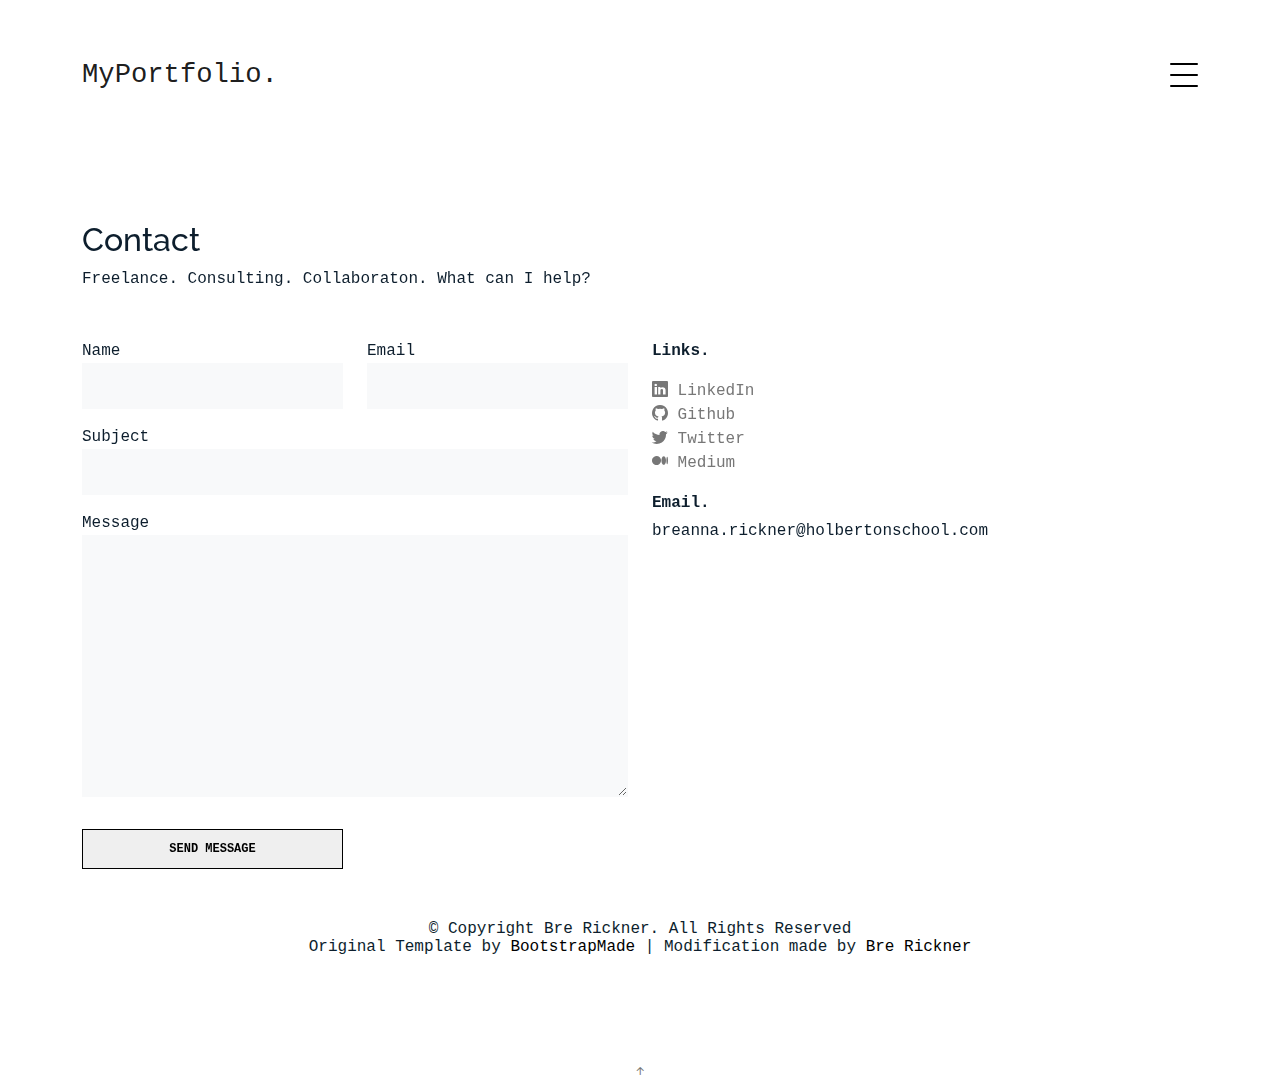
<file: MyPortfolio/contact.html>
<!DOCTYPE html>
<html lang="en">

<head>
  <meta charset="utf-8">
  <meta content="width=device-width, initial-scale=1.0" name="viewport">

  <title>Contact Bre</title>
  <meta content="Contact Bre" name="description">
  <meta content="Contact" name="keywords">

  <!-- Favicons -->
  <link href="assets/img/bre_favi.png" rel="icon">
  <link href="assets/img/bre_favicon.png" rel="apple-touch-icon">
  <!-- Google Fonts -->
  <link href="https://fonts.googleapis.com/css?family=https://fonts.googleapis.com/css?family=Inconsolata:400,500,600,700|Raleway:400,400i,500,500i,600,600i,700,700i" rel="stylesheet">

  <!-- Vendor CSS Files -->
  <link href="assets/vendor/aos/aos.css" rel="stylesheet">
  <link href="assets/vendor/bootstrap/css/bootstrap.min.css" rel="stylesheet">
  <link href="assets/vendor/bootstrap-icons/bootstrap-icons.css" rel="stylesheet">
  <link href="assets/vendor/swiper/swiper-bundle.min.css" rel="stylesheet">

  <!-- Template Main CSS File -->
  <link href="assets/css/style.css" rel="stylesheet">

  <!-- =======================================================
  * Template Name: MyPortfolio - v4.7.0
  * Template URL: https://bootstrapmade.com/myportfolio-bootstrap-portfolio-website-template/
  * Author: BootstrapMade.com
  * License: https://bootstrapmade.com/license/
  ======================================================== -->
</head>

<body>

  <!-- ======= Navbar ======= -->
  <!-- Left Column -->
  <div class="collapse navbar-collapse custom-navmenu" id="main-navbar">
    <div class="container py-2 py-md-5">
      <div class="row align-items-start">
        <div class="col-md-2">
          <ul class="custom-menu">
            <li class="active"><a href="index.html">Home</a></li>
            <li><a href="about.html">About Me</a></li>
            <li><a href="services.html">Services</a></li>
            <li><a href="index.html">Works</a></li>
            <li><a href="contact.html">Contact</a></li>
          </ul>
        </div>
        <!-- Center Column -->
        <div class="col-md-6 d-none d-md-block  mr-auto">
          <div class="tweet d-flex">
            <div></div>
          </div>
        </div>
        <!-- Right Column -->
        <div class="col-md-4 d-none d-md-block">
          <h3>Hire Me</h3>
          <p> Freelance. Consulting. Collaborate.<br> <a href="contact.html">breanna.rickner@holbertonschool.com</a></p>
          <a href="https://twitter.com/brerickner?ref_src=twsrc%5Etfw"
                 class="twitter-follow-button" data-size="large" 
                 data-show-count="false">Follow @brerickner\</a>
        </div>
      </div>
    </div>
  </div>
  <main=

  <!-- ======= MyPortfolio Header ======= -->
  <nav class="navbar navbar-light custom-navbar">
    <div class="container">
      <a class="navbar-brand" href="index.html">MyPortfolio.</a>
      <a href="#" class="burger" data-bs-toggle="collapse" data-bs-target="#main-navbar">
        <span></span>
      </a>
    </div>
  </nav>

  <main id="main">
    <!-- ======= Contact Section ======= -->

    <section class="section pb-5">
      <div class="container">

        <div class="row mb-5 align-items-end">
          <div class="col-md-6" data-aos="fade-up">
            <h2>Contact</h2>
            <p class="mb-0">Freelance. Consulting. Collaboraton. What can I help? </p>
          </div>
        </div>

        <div class="row">
          <div class="col-md-6 mb-5 mb-md-0" data-aos="fade-up">

            <form action="forms/contact.php" method="post" role="form" class="php-email-form">

              <div class="row gy-3">
                <div class="col-md-6 form-group">
                  <label for="name">Name</label>
                  <input type="text" name="name" class="form-control" id="name" required>
                </div>
                <div class="col-md-6 form-group">
                  <label for="name">Email</label>
                  <input type="email" class="form-control" name="email" id="email" required>
                </div>
                <div class="col-md-12 form-group">
                  <label for="name">Subject</label>
                  <input type="text" class="form-control" name="subject" id="subject" required>
                </div>
                <div class="col-md-12 form-group">
                  <label for="name">Message</label>
                  <textarea class="form-control" name="message" cols="30" rows="10" required></textarea>
                </div>

                <div class="col-md-12 my-3">
                  <div class="loading">Loading</div>
                  <div class="error-message"></div>
                  <div class="sent-message">Your message has been sent. Thank you!</div>
                </div>

                <div class="col-md-6 mt-0 form-group">
                  <input type="submit" class="readmore d-block w-100" value="Send Message">
                </div>
              </div>

            </form>

          </div>

          <div class="col-md-4 ml-auto order-2" data-aos="fade-up">
            <ul class="list-unstyled">
              <li class="mb-3">
                <strong class="d-block mb-1">Links.</strong>
                  <li><a href="https://www.linkedin.com/in/brerickner/"><span class="bi bi-linkedin"> LinkedIn</span></a></li>
                  <li><a href="https://www.github.com/brerickner"><span class="bi bi-github"> Github</span></a></li>
                  <li><a href="https://www.twitter.com/brerickner"><span class="bi bi-twitter"> Twitter</span><a></li>
                  <li><a href="https://www.medium.com/@brerickner"><span class="bi bi-medium"> Medium</span></a></li>
              </li> 
              <li class="mb-3">
                <div></div>
              </li>
              <li class="mb-3">
                <strong class="d-block mb-1">Email.</strong>
                <p id="myEmail">breanna.rickner@holbertonschool.com</p>
              </li>
            </ul>
          </div>
          

  </main><!-- End #main -->

  <!-- ======= Footer ======= -->
  <footer class="footer" role="contentinfo">
    <div class="container">
      <div class="row">
        <div class="col-sm-12">
          <p class="mb-1 text-md-center">&copy; Copyright Bre Rickner. All Rights Reserved</p>
          <div class="credits">
            <!--
            All the links in the footer should remain intact.
            You can delete the links only if you purchased the pro version.
            Licensing information: https://bootstrapmade.com/license/
            Purchase the pro version with working PHP/AJAX contact form: https://bootstrapmade.com/buy/?theme=MyPortfolio
          -->
          <p class="mb-1 text-md-center">
            Original Template by <a href="https://bootstrapmade.com/">BootstrapMade</a> | 
            Modification made by <a href="https://www.linkedin.com/in/brerickner/">Bre Rickner</a>
          </p>
          </div>
        </div>
      </div>
    </div>
  </footer>

  <a href="#" class="back-to-top d-flex align-items-center justify-content-center"><i class="bi bi-arrow-up-short"></i></a>

  <!-- Vendor JS Files -->
  <script src="assets/vendor/aos/aos.js"></script>
  <script src="assets/vendor/bootstrap/js/bootstrap.bundle.min.js"></script>
  <script src="assets/vendor/isotope-layout/isotope.pkgd.min.js"></script>
  <script src="assets/vendor/swiper/swiper-bundle.min.js"></script>
  <script src="assets/vendor/php-email-form/validate.js"></script>
  <script async src="https://platform.twitter.com/widgets.js" charset="utf-8"></script>

  <!-- Template Main JS File -->
  <script src="assets/js/main.js"></script>

</body>

</html>
</file>
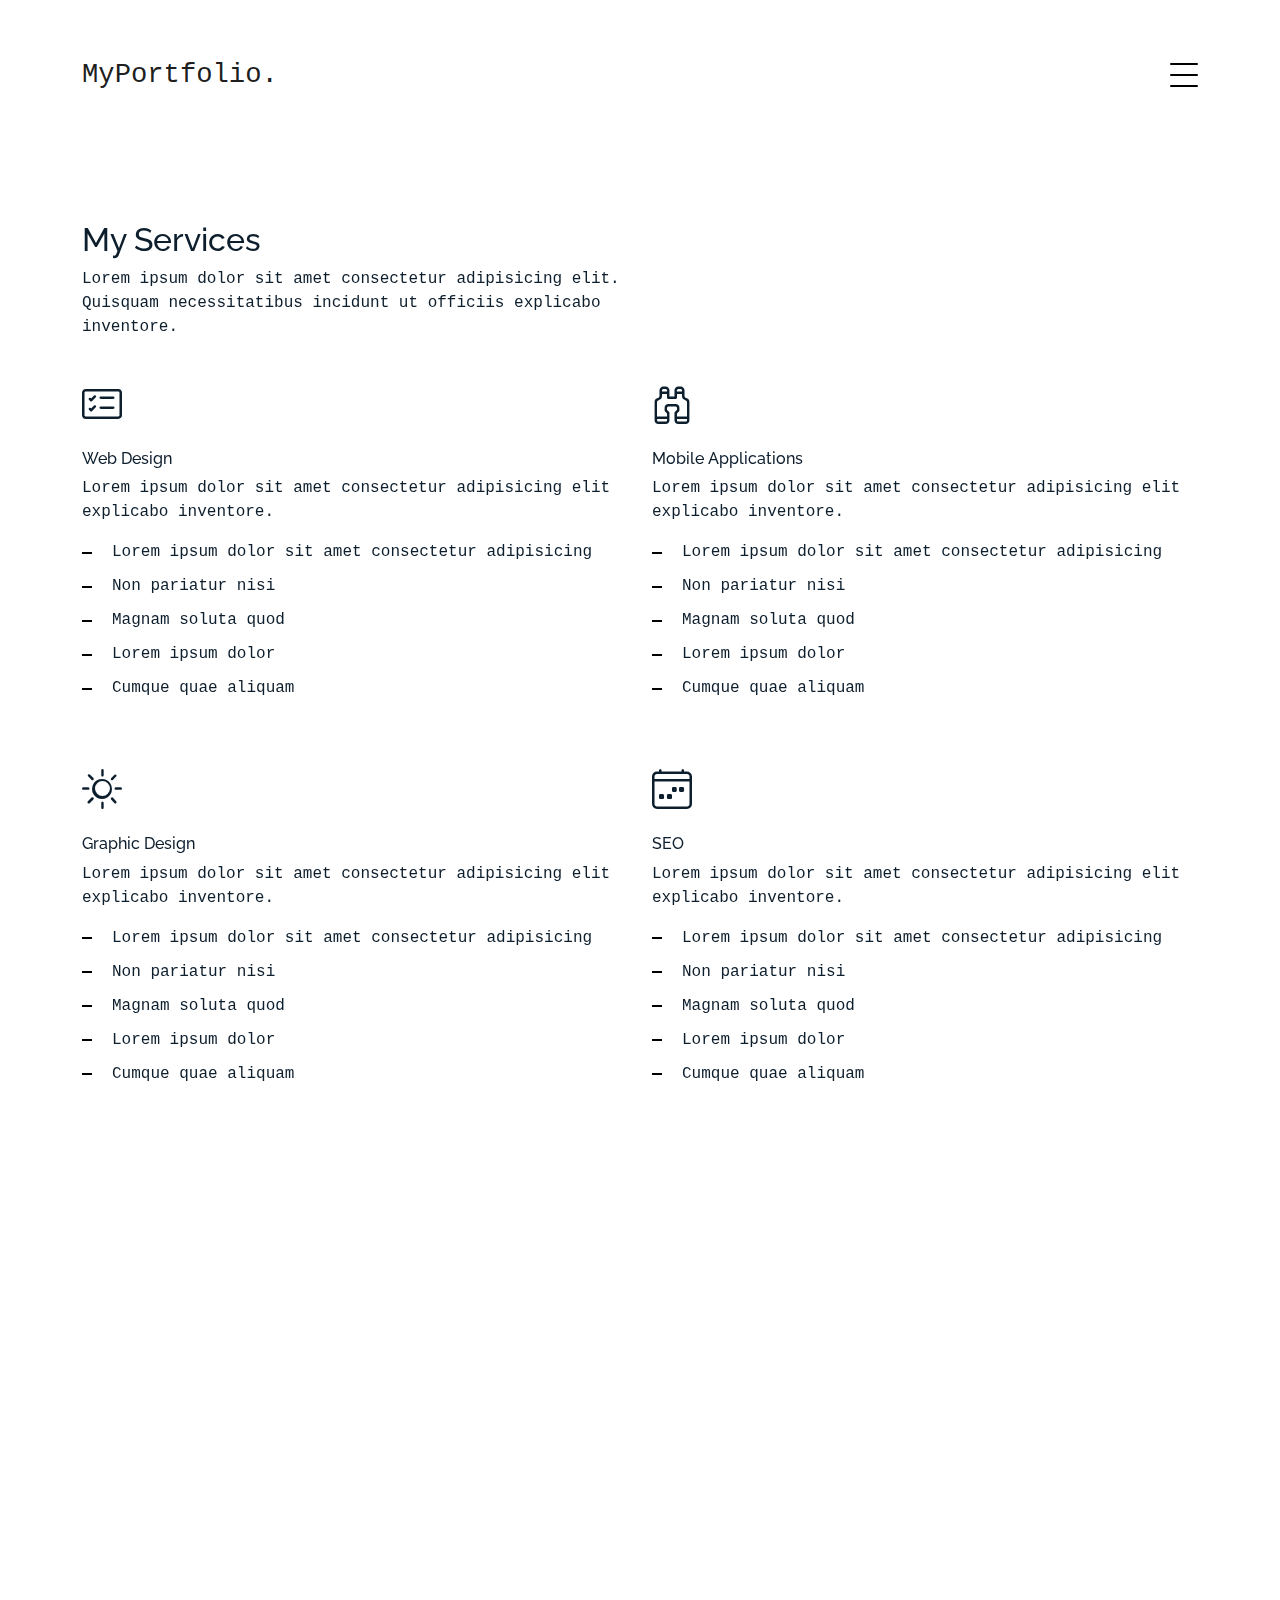
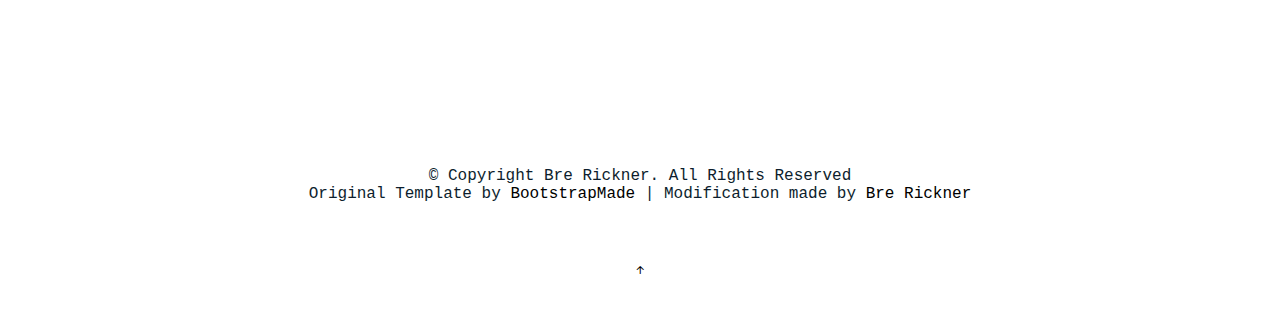
<file: MyPortfolio/services.html>
<!DOCTYPE html>
<html lang="en">

<head>
  <meta charset="utf-8">
  <meta content="width=device-width, initial-scale=1.0" name="viewport">

  <title>Services</title>
  <meta content="" name="description">
  <meta content="" name="keywords">

  <!-- Favicons -->
  <link href="assets/img/bre_favi.png" rel="icon">
  <link href="assets/img/bre_favi.png" rel="apple-touch-icon">

  <!-- Google Fonts -->
  <link href="https://fonts.googleapis.com/css?family=https://fonts.googleapis.com/css?family=Inconsolata:400,500,600,700|Raleway:400,400i,500,500i,600,600i,700,700i" rel="stylesheet">

  <!-- Vendor CSS Files -->
  <link href="assets/vendor/aos/aos.css" rel="stylesheet">
  <link href="assets/vendor/bootstrap/css/bootstrap.min.css" rel="stylesheet">
  <link href="assets/vendor/bootstrap-icons/bootstrap-icons.css" rel="stylesheet">
  <link href="assets/vendor/swiper/swiper-bundle.min.css" rel="stylesheet">

  <!-- Template Main CSS File -->
  <link href="assets/css/style.css" rel="stylesheet">

  <!-- =======================================================
  * Template Name: MyPortfolio - v4.7.0
  * Template URL: https://bootstrapmade.com/myportfolio-bootstrap-portfolio-website-template/
  * Author: BootstrapMade.com
  * License: https://bootstrapmade.com/license/
  ======================================================== -->
</head>

<body>

  <!-- ======= Navbar ======= -->
  <!-- Left Column -->
  <div class="collapse navbar-collapse custom-navmenu" id="main-navbar">
    <div class="container py-2 py-md-5">
      <div class="row align-items-start">
        <div class="col-md-2">
          <ul class="custom-menu">
            <li class="active"><a href="index.html">Home</a></li>
            <li><a href="about.html">About Me</a></li>
            <li><a href="services.html">Services</a></li>
            <li><a href="index.html">Works</a></li>
            <li><a href="contact.html">Contact</a></li>
          </ul>
        </div>
        <!-- Center Column -->
        <div class="col-md-6 d-none d-md-block  mr-auto">
          <div class="tweet d-flex">
            <div></div>
          </div>
        </div>
        <!-- Right Column -->
        <div class="col-md-4 d-none d-md-block">
          <h3>Hire Me</h3>
          <p> Freelance. Consulting. Collaborate.<br> <a href="contact.html">breanna.rickner@holbertonschool.com</a></p>
          <a href="https://twitter.com/brerickner?ref_src=twsrc%5Etfw"
                 class="twitter-follow-button" data-size="large" 
                 data-show-count="false">Follow @brerickner\</a>
        </div>
      </div>
    </div>
  </div>

  <!-- ======= MyPortfolio Header ======= -->
  <nav class="navbar navbar-light custom-navbar">
    <div class="container">
      <a class="navbar-brand" href="index.html">MyPortfolio.</a>
      <a href="#" class="burger" data-bs-toggle="collapse" data-bs-target="#main-navbar">
        <span></span>
      </a>
    </div>
  </nav>


  <main id="main">

    <section class="section">
      <div class="container">
        <div class="row mb-4 align-items-center">
          <div class="col-md-6" data-aos="fade-up">

            <h2>My Services</h2>
            <p>Lorem ipsum dolor sit amet consectetur adipisicing elit. Quisquam necessitatibus incidunt ut officiis
              explicabo inventore.</p>

          </div>

        </div>
      </div>

      <div class="site-section pb-0 services">
        <div class="container">

          <div class="row">

            <div class="col-12 col-sm-6 col-md-6 col-lg-6 mb-5" data-aos="fade-up" data-aos-delay="">
              <i class="bi bi-card-checklist"></i>
              <h4 class="h4 mb-2">Web Design</h4>
              <p>Lorem ipsum dolor sit amet consectetur adipisicing elit explicabo inventore.</p>
              <ul class="list-unstyled list-line">
                <li>Lorem ipsum dolor sit amet consectetur adipisicing</li>
                <li>Non pariatur nisi</li>
                <li>Magnam soluta quod</li>
                <li>Lorem ipsum dolor</li>
                <li>Cumque quae aliquam</li>
              </ul>
            </div>
            <div class="col-12 col-sm-6 col-md-6 col-lg-6 mb-5" data-aos="fade-up" data-aos-delay="100">
              <i class="bi bi-binoculars"></i>
              <h4 class="h4 mb-2">Mobile Applications</h4>
              <p>Lorem ipsum dolor sit amet consectetur adipisicing elit explicabo inventore.</p>
              <ul class="list-unstyled list-line">
                <li>Lorem ipsum dolor sit amet consectetur adipisicing</li>
                <li>Non pariatur nisi</li>
                <li>Magnam soluta quod</li>
                <li>Lorem ipsum dolor</li>
                <li>Cumque quae aliquam</li>
              </ul>
            </div>
            <div class="col-12 col-sm-6 col-md-6 col-lg-6 mb-5" data-aos="fade-up" data-aos-delay="">
              <i class="bi bi-brightness-high"></i>
              <h4 class="h4 mb-2">Graphic Design</h4>
              <p>Lorem ipsum dolor sit amet consectetur adipisicing elit explicabo inventore.</p>
              <ul class="list-unstyled list-line">
                <li>Lorem ipsum dolor sit amet consectetur adipisicing</li>
                <li>Non pariatur nisi</li>
                <li>Magnam soluta quod</li>
                <li>Lorem ipsum dolor</li>
                <li>Cumque quae aliquam</li>
              </ul>
            </div>
            <div class="col-12 col-sm-6 col-md-6 col-lg-6 mb-5" data-aos="fade-up" data-aos-delay="100">
              <i class="bi bi-calendar4-week"></i>
              <h4 class="h4 mb-2">SEO</h4>
              <p>Lorem ipsum dolor sit amet consectetur adipisicing elit explicabo inventore.</p>
              <ul class="list-unstyled list-line">
                <li>Lorem ipsum dolor sit amet consectetur adipisicing</li>
                <li>Non pariatur nisi</li>
                <li>Magnam soluta quod</li>
                <li>Lorem ipsum dolor</li>
                <li>Cumque quae aliquam</li>
              </ul>
            </div>
          </div>
        </div>
      </div>
    </section>

    <!-- ======= Testimonials Section ======= -->
    <section class="section pt-0">
      <div class="container">

        <div class="testimonials-slider swiper" data-aos="fade-up" data-aos-delay="100">
          <div class="swiper-wrapper">

            <div class="swiper-slide">
              <div class="testimonial-wrap">
                <div class="testimonial">
                  <img src="assets/img/person_1.jpg" alt="Image" class="img-fluid">
                  <blockquote>
                    <p>Lorem ipsum dolor sit amet consectetur adipisicing elit. Quisquam necessitatibus incidunt ut officiis
                      explicabo inventore.</p>
                  </blockquote>
                  <p>&mdash; Jean Hicks</p>
                </div>
              </div>
            </div><!-- End testimonial item -->

            <div class="swiper-slide">
              <div class="testimonial-wrap">
                <div class="testimonial">
                  <img src="assets/img/person_2.jpg" alt="Image" class="img-fluid">
                  <blockquote>
                    <p>Lorem ipsum dolor sit amet consectetur adipisicing elit. Quisquam necessitatibus incidunt ut officiis
                      explicabo inventore.</p>
                  </blockquote>
                  <p>&mdash; Chris Stanworth</p>
                </div>
              </div>
            </div><!-- End testimonial item -->

          </div>
          <div class="swiper-pagination"></div>
        </div>

      </div>
    </section><!-- End Testimonials Section -->

  </main><!-- End #main -->

  <!-- ======= Footer ======= -->
    <footer class="footer" role="contentinfo">
    <div class="container">
      <div class="row">
        <div class="col-sm-12">
          <p class="mb-1 text-md-center">&copy; Copyright Bre Rickner. All Rights Reserved</p>
          <div class="credits">
            <!--
            All the links in the footer should remain intact.
            You can delete the links only if you purchased the pro version.
            Licensing information: https://bootstrapmade.com/license/
            Purchase the pro version with working PHP/AJAX contact form: https://bootstrapmade.com/buy/?theme=MyPortfolio
          -->
          <p class="mb-1 text-md-center">
            Original Template by <a href="https://bootstrapmade.com/">BootstrapMade</a> | 
            Modification made by <a href="https://www.linkedin.com/in/brerickner/">Bre Rickner</a>
          </p>
          </div>
        </div>
      </div>
    </div>

  <a href="#" class="back-to-top d-flex align-items-center justify-content-center"><i class="bi bi-arrow-up-short"></i></a>

  <!-- Vendor JS Files -->
  <script src="assets/vendor/aos/aos.js"></script>
  <script src="assets/vendor/bootstrap/js/bootstrap.bundle.min.js"></script>
  <script src="assets/vendor/isotope-layout/isotope.pkgd.min.js"></script>
  <script src="assets/vendor/swiper/swiper-bundle.min.js"></script>
  <script src="assets/vendor/php-email-form/validate.js"></script>
   <script async src="https://platform.twitter.com/widgets.js" charset="utf-8"></script>

  <!-- Template Main JS File -->
  <script src="assets/js/main.js"></script>

</body>

</html>
</file>
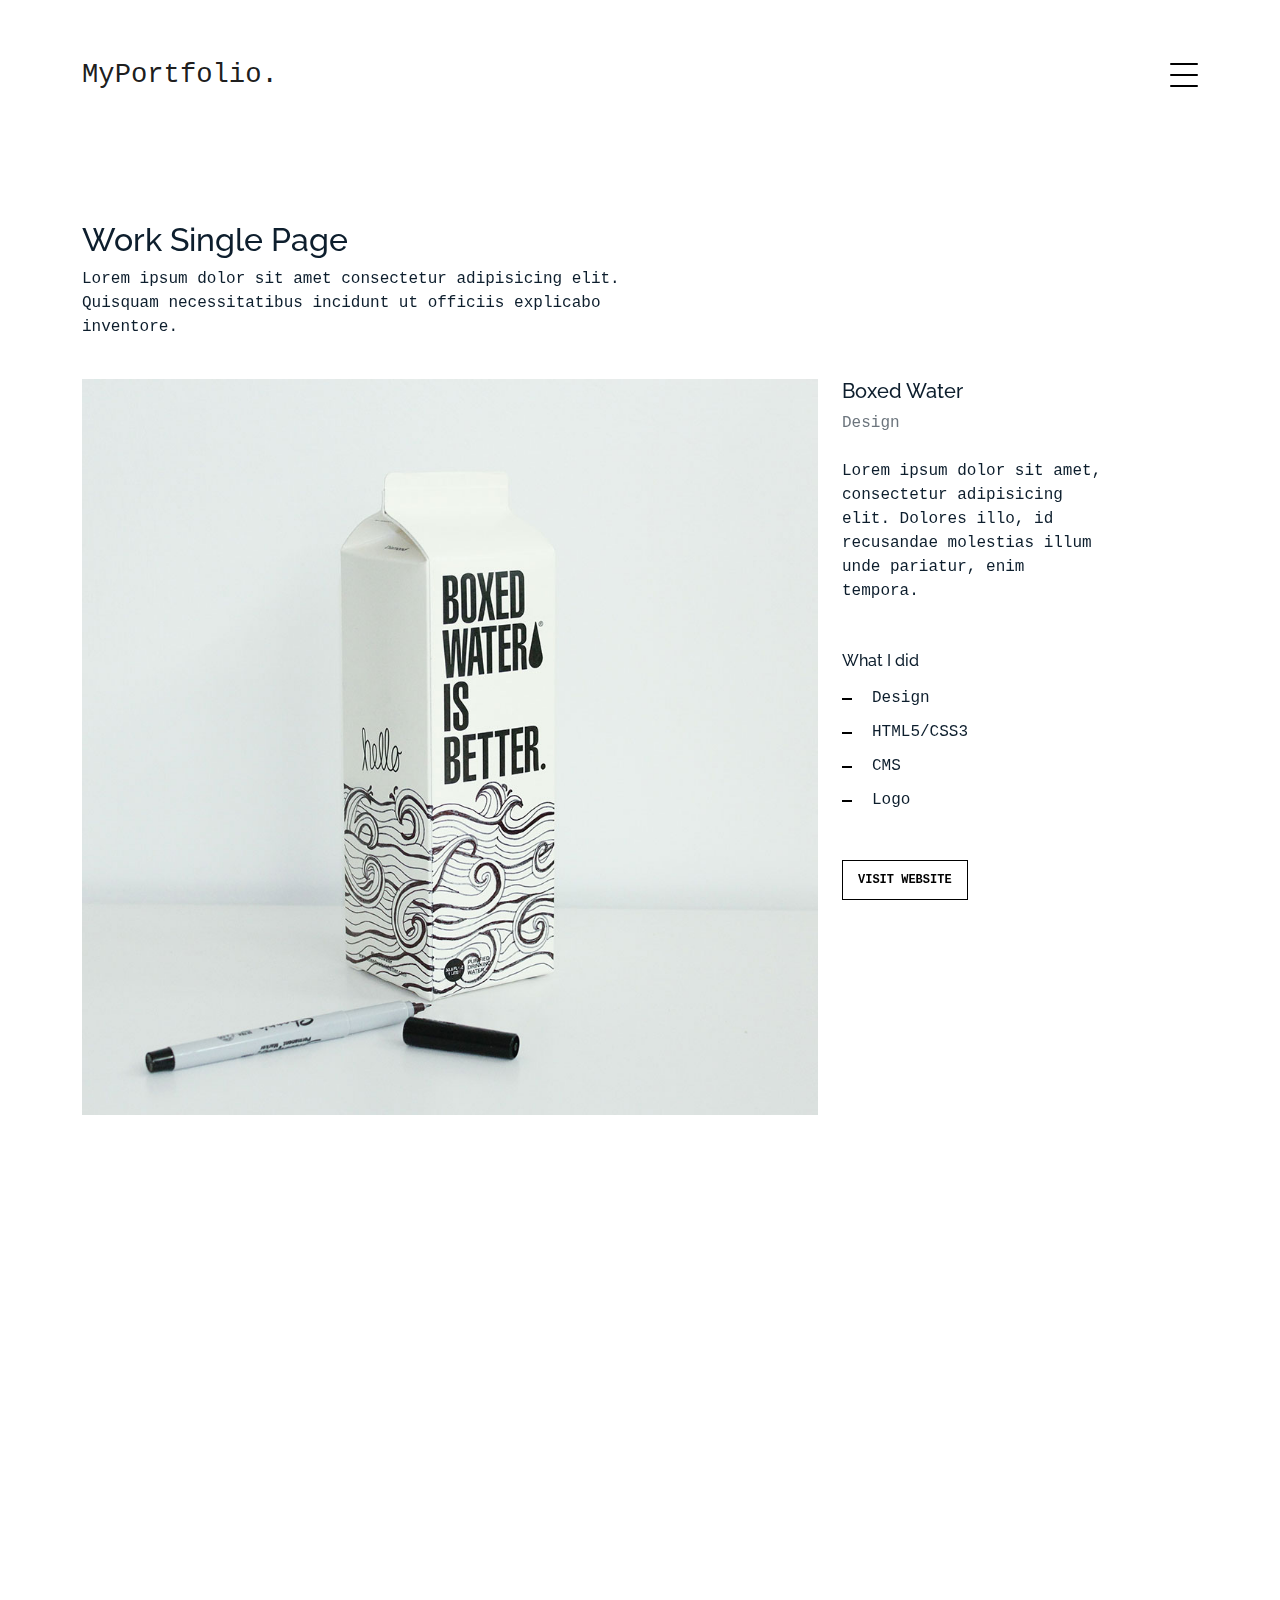
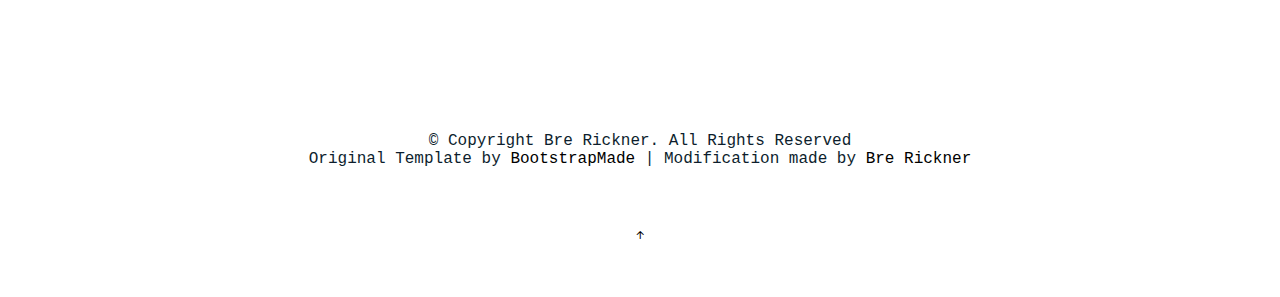
<file: MyPortfolio/work-single.html>
<!DOCTYPE html>
<html lang="en">

<head>
  <meta charset="utf-8">
  <meta content="width=device-width, initial-scale=1.0" name="viewport">

  <title>Bre's Work</title>
  <meta content="" name="description">
  <meta content="" name="keywords">

  <!-- Favicons -->
  <link href="assets/img/bre_favi.png" rel="icon">
  <link href="assets/img/bre_favi.png" rel="apple-touch-icon">

  <!-- Google Fonts -->
  <link href="https://fonts.googleapis.com/css?family=https://fonts.googleapis.com/css?family=Inconsolata:400,500,600,700|Raleway:400,400i,500,500i,600,600i,700,700i" rel="stylesheet">

  <!-- Vendor CSS Files -->
  <link href="assets/vendor/aos/aos.css" rel="stylesheet">
  <link href="assets/vendor/bootstrap/css/bootstrap.min.css" rel="stylesheet">
  <link href="assets/vendor/bootstrap-icons/bootstrap-icons.css" rel="stylesheet">
  <link href="assets/vendor/swiper/swiper-bundle.min.css" rel="stylesheet">

  <!-- Template Main CSS File -->
  <link href="assets/css/style.css" rel="stylesheet">

  <!-- =======================================================
  * Template Name: MyPortfolio - v4.7.0
  * Template URL: https://bootstrapmade.com/myportfolio-bootstrap-portfolio-website-template/
  * Author: BootstrapMade.com
  * License: https://bootstrapmade.com/license/
  ======================================================== -->
</head>

<body>

  <!-- ======= Navbar ======= -->
  <!-- Left Column -->
  <div class="collapse navbar-collapse custom-navmenu" id="main-navbar">
    <div class="container py-2 py-md-5">
      <div class="row align-items-start">
        <div class="col-md-2">
          <ul class="custom-menu">
            <li class="active"><a href="index.html">Home</a></li>
            <li><a href="about.html">About Me</a></li>
            <li><a href="services.html">Services</a></li>
            <li><a href="index.html">Works</a></li>
            <li><a href="contact.html">Contact</a></li>
          </ul>
        </div>
        <!-- Center Column -->
        <div class="col-md-6 d-none d-md-block  mr-auto">
          <div class="tweet d-flex">
            <div></div>
          </div>
        </div>
        <!-- Right Column -->
        <div class="col-md-4 d-none d-md-block">
          <h3>Hire Me</h3>
          <p> Freelance. Consulting. Collaborate.<br> <a href="contact.html">breanna.rickner@holbertonschool.com</a></p>
          <a href="https://twitter.com/brerickner?ref_src=twsrc%5Etfw"
                 class="twitter-follow-button" data-size="large" 
                 data-show-count="false">Follow @brerickner\</a>
        </div>
      </div>
    </div>
  </div>

  <!-- ======= MyPortfolio Header ======= -->
  <nav class="navbar navbar-light custom-navbar">
    <div class="container">
      <a class="navbar-brand" href="index.html">MyPortfolio.</a>
      <a href="#" class="burger" data-bs-toggle="collapse" data-bs-target="#main-navbar">
        <span></span>
      </a>
    </div>
  </nav>


  <main id="main">

    <section class="section">
      <div class="container">
        <div class="row mb-4 align-items-center">
          <div class="col-md-6" data-aos="fade-up">
            <h2>Work Single Page</h2>
            <p>Lorem ipsum dolor sit amet consectetur adipisicing elit. Quisquam necessitatibus incidunt ut officiis explicabo inventore.</p>
          </div>
        </div>
      </div>

      <div class="site-section pb-0">
        <div class="container">
          <div class="row align-items-stretch">
            <div class="col-md-8" data-aos="fade-up">
              <img src="assets/img/img_1_big.jpg" alt="Image" class="img-fluid">
            </div>
            <div class="col-md-3 ml-auto" data-aos="fade-up" data-aos-delay="100">
              <div class="sticky-content">
                <h3 class="h3">Boxed Water</h3>
                <p class="mb-4"><span class="text-muted">Design</span></p>

                <div class="mb-5">
                  <p>Lorem ipsum dolor sit amet, consectetur adipisicing elit. Dolores illo, id recusandae molestias
                    illum unde pariatur, enim tempora.</p>

                </div>

                <h4 class="h4 mb-3">What I did</h4>
                <ul class="list-unstyled list-line mb-5">
                  <li>Design</li>
                  <li>HTML5/CSS3</li>
                  <li>CMS</li>
                  <li>Logo</li>
                </ul>

                <p><a href="#" class="readmore">Visit Website</a></p>
              </div>
            </div>
          </div>
        </div>
    </section>

    <!-- ======= Testimonials Section ======= -->
    <section class="section pt-0">
      <div class="container">

        <div class="testimonials-slider swiper" data-aos="fade-up" data-aos-delay="100">
          <div class="swiper-wrapper">

            <div class="swiper-slide">
              <div class="testimonial-wrap">
                <div class="testimonial">
                  <img src="assets/img/person_1.jpg" alt="Image" class="img-fluid">
                  <blockquote>
                    <p>Lorem ipsum dolor sit amet consectetur adipisicing elit. Quisquam necessitatibus incidunt ut officiis
                      explicabo inventore.</p>
                  </blockquote>
                  <p>&mdash; Jean Hicks</p>
                </div>
              </div>
            </div><!-- End testimonial item -->

            <div class="swiper-slide">
              <div class="testimonial-wrap">
                <div class="testimonial">
                  <img src="assets/img/person_2.jpg" alt="Image" class="img-fluid">
                  <blockquote>
                    <p>Lorem ipsum dolor sit amet consectetur adipisicing elit. Quisquam necessitatibus incidunt ut officiis
                      explicabo inventore.</p>
                  </blockquote>
                  <p>&mdash; Chris Stanworth</p>
                </div>
              </div>
            </div><!-- End testimonial item -->

          </div>
          <div class="swiper-pagination"></div>
        </div>

      </div>
    </section><!-- End Testimonials Section -->

  </main><!-- End #main -->

  <!-- ======= Footer ======= -->
     <!-- ======= Footer ======= -->
    <footer class="footer" role="contentinfo">
    <div class="container">
      <div class="row">
        <div class="col-sm-12">
          <p class="mb-1 text-md-center">&copy; Copyright Bre Rickner. All Rights Reserved</p>
          <div class="credits">
            <!--
            All the links in the footer should remain intact.
            You can delete the links only if you purchased the pro version.
            Licensing information: https://bootstrapmade.com/license/
            Purchase the pro version with working PHP/AJAX contact form: https://bootstrapmade.com/buy/?theme=MyPortfolio
          -->
          <p class="mb-1 text-md-center">
            Original Template by <a href="https://bootstrapmade.com/">BootstrapMade</a> | 
            Modification made by <a href="https://www.linkedin.com/in/brerickner/">Bre Rickner</a>
          </p>
          </div>
        </div>
      </div>
    </div>

  <a href="#" class="back-to-top d-flex align-items-center justify-content-center"><i class="bi bi-arrow-up-short"></i></a>
  <!-- Vendor JS Files -->
  <script src="assets/vendor/aos/aos.js"></script>
  <script src="assets/vendor/bootstrap/js/bootstrap.bundle.min.js"></script>
  <script src="assets/vendor/isotope-layout/isotope.pkgd.min.js"></script>
  <script src="assets/vendor/swiper/swiper-bundle.min.js"></script>
  <script src="assets/vendor/php-email-form/validate.js"></script>
   <script async src="https://platform.twitter.com/widgets.js" charset="utf-8"></script>

  <!-- Template Main JS File -->
  <script src="assets/js/main.js"></script>

</body>

</html>
</file>
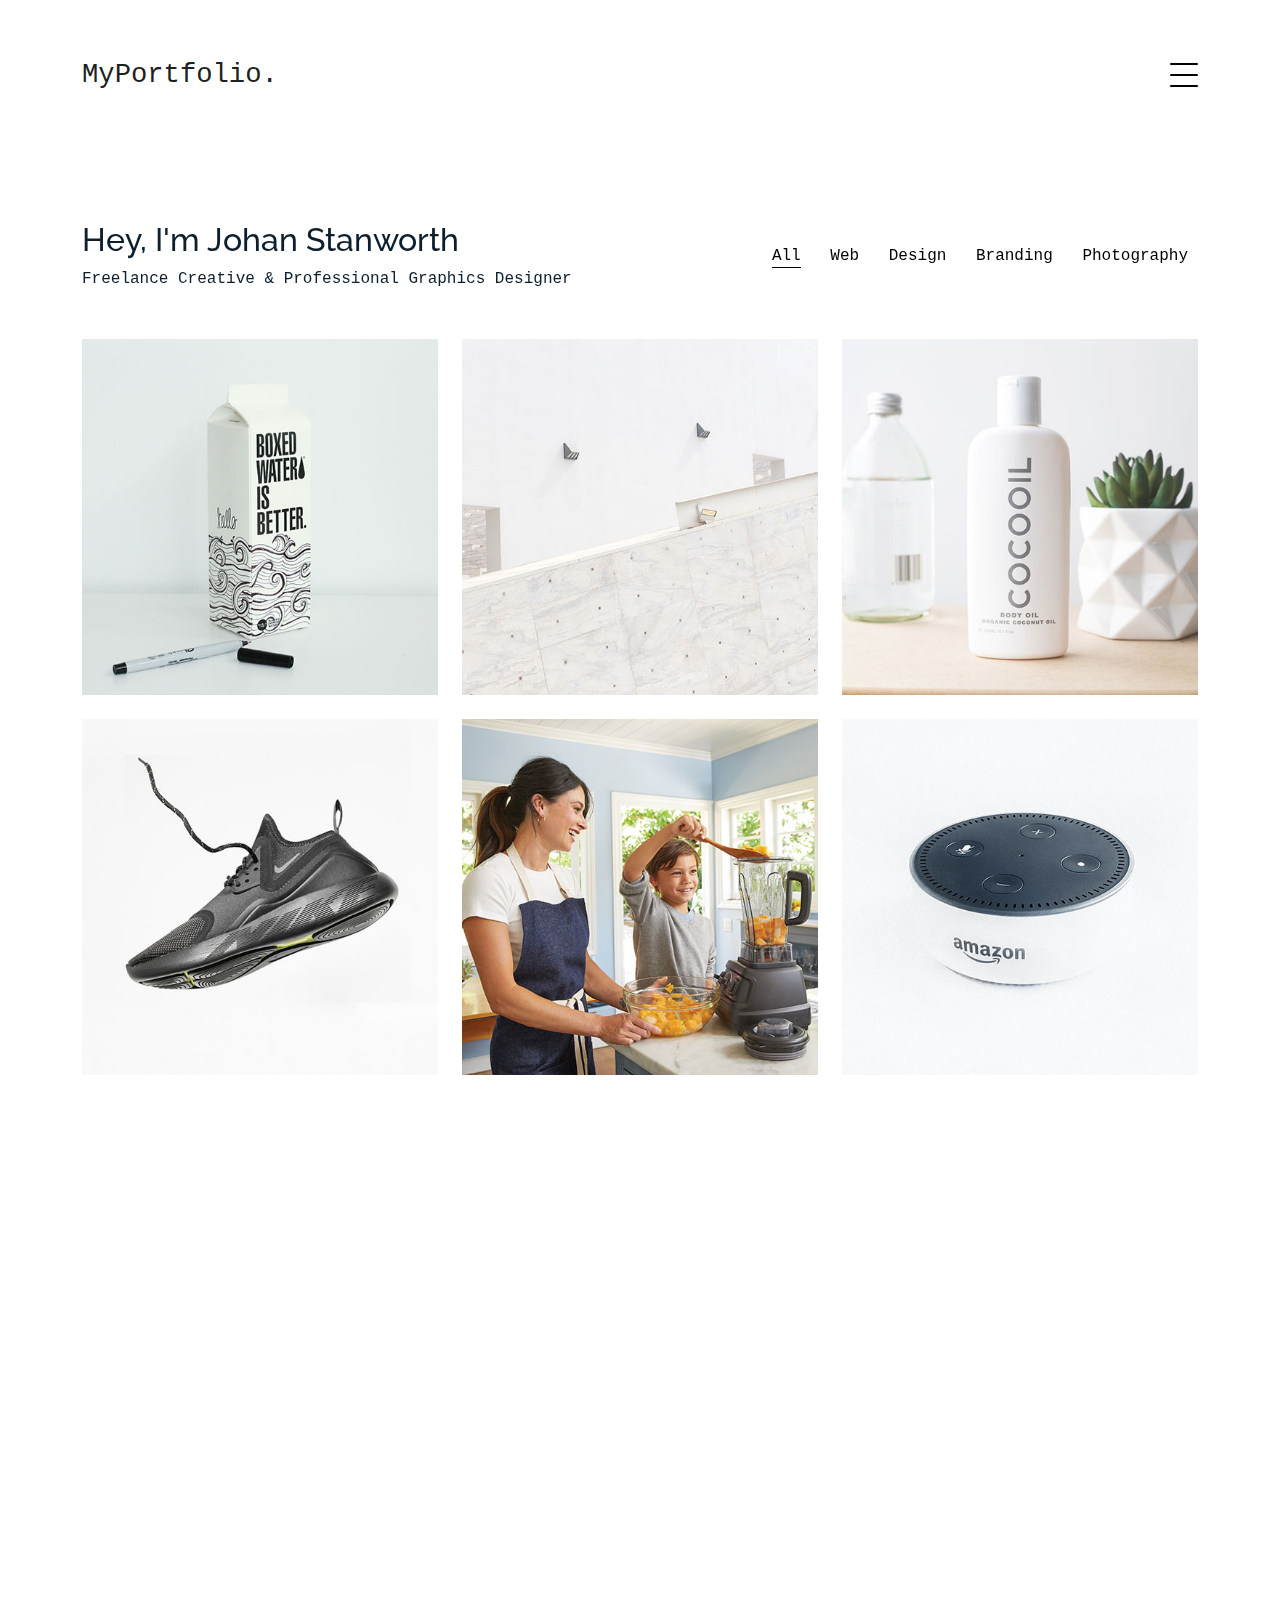
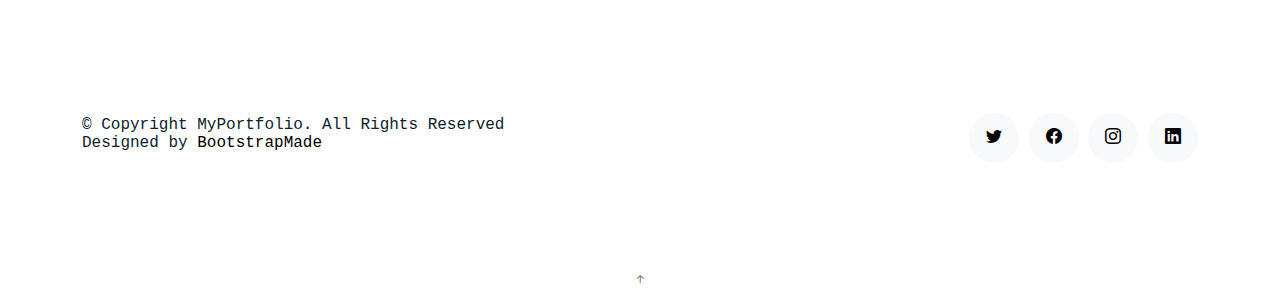
<file: MyPortfolio/works.html>
<!DOCTYPE html>
<html lang="en">

<head>
  <meta charset="utf-8">
  <meta content="width=device-width, initial-scale=1.0" name="viewport">

  <title>MyPortfolio Bootstrap Template - Works</title>
  <meta content="" name="description">
  <meta content="" name="keywords">

  <!-- Favicons -->
  <link href="assets/img/favicon.png" rel="icon">
  <link href="assets/img/apple-touch-icon.png" rel="apple-touch-icon">

  <!-- Google Fonts -->
  <link href="https://fonts.googleapis.com/css?family=https://fonts.googleapis.com/css?family=Inconsolata:400,500,600,700|Raleway:400,400i,500,500i,600,600i,700,700i" rel="stylesheet">

  <!-- Vendor CSS Files -->
  <link href="assets/vendor/aos/aos.css" rel="stylesheet">
  <link href="assets/vendor/bootstrap/css/bootstrap.min.css" rel="stylesheet">
  <link href="assets/vendor/bootstrap-icons/bootstrap-icons.css" rel="stylesheet">
  <link href="assets/vendor/swiper/swiper-bundle.min.css" rel="stylesheet">

  <!-- Template Main CSS File -->
  <link href="assets/css/style.css" rel="stylesheet">

  <!-- =======================================================
  * Template Name: MyPortfolio - v4.7.0
  * Template URL: https://bootstrapmade.com/myportfolio-bootstrap-portfolio-website-template/
  * Author: BootstrapMade.com
  * License: https://bootstrapmade.com/license/
  ======================================================== -->
</head>

<body>

  <!-- ======= Navbar ======= -->
  <!-- Left Column -->
  <div class="collapse navbar-collapse custom-navmenu" id="main-navbar">
    <div class="container py-2 py-md-5">
      <div class="row align-items-start">
        <div class="col-md-2">
          <ul class="custom-menu">
            <li class="active"><a href="index.html">Home</a></li>
            <li><a href="about.html">About Me</a></li>
            <li><a href="services.html">Services</a></li>
            <li><a href="works.html">Works</a></li>
            <li><a href="contact.html">Contact</a></li>
          </ul>
        </div>
        <!-- Center Column -->
        <div class="col-md-6 d-none d-md-block  mr-auto">
          <div class="tweet d-flex">
            <div></div>
          </div>
        </div>
        <!-- Right Column -->
        <div class="col-md-4 d-none d-md-block">
          <h3>Hire Me</h3>
          <p> Freelance. Consulting. Collaborate.<br> <a href="contact.html">breanna.rickner@holbertonschool.com</a></p>
          <a href="https://twitter.com/brerickner?ref_src=twsrc%5Etfw"
                 class="twitter-follow-button" data-size="large" 
                 data-show-count="false">Follow @brerickner\</a>
        </div>
      </div>
    </div>
  </div>

  <!-- ======= MyPortfolio Header ======= -->
  <nav class="navbar navbar-light custom-navbar">
    <div class="container">
      <a class="navbar-brand" href="index.html">MyPortfolio.</a>
      <a href="#" class="burger" data-bs-toggle="collapse" data-bs-target="#main-navbar">
        <span></span>
      </a>
    </div>
  </nav>


  <main id="main">

    <!-- ======= Works Section ======= -->
    <section class="section site-portfolio">
      <div class="container">
        <div class="row mb-5 align-items-center">
          <div class="col-md-12 col-lg-6 mb-4 mb-lg-0" data-aos="fade-up">
            <h2>Hey, I'm Johan Stanworth</h2>
            <p class="mb-0">Freelance Creative &amp; Professional Graphics Designer</p>
          </div>
          <div class="col-md-12 col-lg-6 text-start text-lg-end" data-aos="fade-up" data-aos-delay="100">
            <div id="filters" class="filters">
              <a href="#" data-filter="*" class="active">All</a>
              <a href="#" data-filter=".web">Web</a>
              <a href="#" data-filter=".design">Design</a>
              <a href="#" data-filter=".branding">Branding</a>
              <a href="#" data-filter=".photography">Photography</a>
            </div>
          </div>
        </div>
        <div id="portfolio-grid" class="row no-gutter" data-aos="fade-up" data-aos-delay="200">
          <div class="item web col-sm-6 col-md-4 col-lg-4 mb-4">
            <a href="work-single.html" class="item-wrap fancybox">
              <div class="work-info">
                <h3>Boxed Water</h3>
                <span>Web</span>
              </div>
              <img class="img-fluid" src="assets/img/img_1.jpg">
            </a>
          </div>
          <div class="item photography col-sm-6 col-md-4 col-lg-4 mb-4">
            <a href="work-single.html" class="item-wrap fancybox">
              <div class="work-info">
                <h3>Build Indoo</h3>
                <span>Photography</span>
              </div>
              <img class="img-fluid" src="assets/img/img_2.jpg">
            </a>
          </div>
          <div class="item branding col-sm-6 col-md-4 col-lg-4 mb-4">
            <a href="work-single.html" class="item-wrap fancybox">
              <div class="work-info">
                <h3>Cocooil</h3>
                <span>Branding</span>
              </div>
              <img class="img-fluid" src="assets/img/img_3.jpg">
            </a>
          </div>
          <div class="item design col-sm-6 col-md-4 col-lg-4 mb-4">
            <a href="work-single.html" class="item-wrap fancybox">
              <div class="work-info">
                <h3>Nike Shoe</h3>
                <span>Design</span>
              </div>
              <img class="img-fluid" src="assets/img/img_4.jpg">
            </a>
          </div>
          <div class="item photography col-sm-6 col-md-4 col-lg-4 mb-4">
            <a href="work-single.html" class="item-wrap fancybox">
              <div class="work-info">
                <h3>Kitchen Sink</h3>
                <span>Photography</span>
              </div>
              <img class="img-fluid" src="assets/img/img_5.jpg">
            </a>
          </div>
          <div class="item branding col-sm-6 col-md-4 col-lg-4 mb-4">
            <a href="work-single.html" class="item-wrap fancybox">
              <div class="work-info">
                <h3>Amazon</h3>
                <span>brandingn</span>
              </div>
              <img class="img-fluid" src="assets/img/img_6.jpg">
            </a>
          </div>
        </div>
      </div>
    </section><!-- End  Works Section -->

    <!-- ======= Testimonials Section ======= -->
    <section class="section pt-0">
      <div class="container">

        <div class="testimonials-slider swiper" data-aos="fade-up" data-aos-delay="100">
          <div class="swiper-wrapper">

            <div class="swiper-slide">
              <div class="testimonial-wrap">
                <div class="testimonial">
                  <img src="assets/img/person_1.jpg" alt="Image" class="img-fluid">
                  <blockquote>
                    <p>Lorem ipsum dolor sit amet consectetur adipisicing elit. Quisquam necessitatibus incidunt ut officiis
                      explicabo inventore.</p>
                  </blockquote>
                  <p>&mdash; Jean Hicks</p>
                </div>
              </div>
            </div><!-- End testimonial item -->

            <div class="swiper-slide">
              <div class="testimonial-wrap">
                <div class="testimonial">
                  <img src="assets/img/person_2.jpg" alt="Image" class="img-fluid">
                  <blockquote>
                    <p>Lorem ipsum dolor sit amet consectetur adipisicing elit. Quisquam necessitatibus incidunt ut officiis
                      explicabo inventore.</p>
                  </blockquote>
                  <p>&mdash; Chris Stanworth</p>
                </div>
              </div>
            </div><!-- End testimonial item -->

          </div>
          <div class="swiper-pagination"></div>
        </div>

      </div>
    </section><!-- End Testimonials Section -->

  </main><!-- End #main -->

  <!-- ======= Footer ======= -->
  <footer class="footer" role="contentinfo">
    <div class="container">
      <div class="row">
        <div class="col-sm-6">
          <p class="mb-1">&copy; Copyright MyPortfolio. All Rights Reserved</p>
          <div class="credits">
            <!--
            All the links in the footer should remain intact.
            You can delete the links only if you purchased the pro version.
            Licensing information: https://bootstrapmade.com/license/
            Purchase the pro version with working PHP/AJAX contact form: https://bootstrapmade.com/buy/?theme=MyPortfolio
          -->
            Designed by <a href="https://bootstrapmade.com/">BootstrapMade</a>
          </div>
        </div>
        <div class="col-sm-6 social text-md-end">
          <a href="#"><span class="bi bi-twitter"></span></a>
          <a href="#"><span class="bi bi-facebook"></span></a>
          <a href="#"><span class="bi bi-instagram"></span></a>
          <a href="#"><span class="bi bi-linkedin"></span></a>
        </div>
      </div>
    </div>
  </footer>

  <a href="#" class="back-to-top d-flex align-items-center justify-content-center"><i class="bi bi-arrow-up-short"></i></a>

  <!-- Vendor JS Files -->
  <script src="assets/vendor/aos/aos.js"></script>
  <script src="assets/vendor/bootstrap/js/bootstrap.bundle.min.js"></script>
  <script src="assets/vendor/isotope-layout/isotope.pkgd.min.js"></script>
  <script src="assets/vendor/swiper/swiper-bundle.min.js"></script>
  <script src="assets/vendor/php-email-form/validate.js"></script>
   <script async src="https://platform.twitter.com/widgets.js" charset="utf-8"></script>

  <!-- Template Main JS File -->
  <script src="assets/js/main.js"></script>

</body>

</html>
</file>
<file: MyPortfolio/assets/css/style.css>
/**
* Template Name: MyPortfolio - v4.7.0
* Template URL: https://bootstrapmade.com/myportfolio-bootstrap-portfolio-website-template/
* Author: BootstrapMade.com
* License: https://bootstrapmade.com/license/
*/

/*--------------------------------------------------------------
# General
--------------------------------------------------------------*/
body {
  font-family: "Inconsolata", monospace;
  color: #0d1e2d;
}

a {
  color: #777;
  text-decoration: none;
}

a:hover {
  color: #000;
}

h1, h2, h3, h4, h5, h6, .font-heading {
  font-family: "Raleway", sans-serif;
}

.section {
  padding: 7rem 0;
}

.filters a {
  text-decoration: none;
  color: #000;
  display: inline-block;
  padding-left: 10px;
  padding-right: 10px;
  position: relative;
}
.filters a:hover, .filters a:focus, .filters a:active {
  text-decoration: none;
}
.filters a:hover:before {
  content: "";
  position: absolute;
  left: 10px;
  right: 10px;
  bottom: 0;
  height: 1px;
  background-color: #000;
}
.filters a.active {
  color: #000;
}
.filters a.active:before {
  content: "";
  position: absolute;
  left: 10px;
  right: 10px;
  bottom: 0;
  height: 1px;
  background-color: #000;
}

.item {
  border: none;
  margin-bottom: 30px;
}
.item .item-wrap {
  display: block;
  position: relative;
  overflow: hidden;
}
.item .item-wrap:after {
  z-index: 2;
  position: absolute;
  content: "";
  top: 0;
  left: 0;
  right: 0;
  bottom: 0;
  background: rgba(0, 0, 0, 0.4);
  visibility: hidden;
  opacity: 0;
  transition: 0.3s all ease-in-out;
}
.item .item-wrap img {
  transition: 0.3s transform ease;
  transform: scale(1);
}
.item .item-wrap > .work-info {
  position: absolute;
  top: 50%;
  width: 100%;
  text-align: center;
  z-index: 3;
  transform: translateY(-50%);
  color: #fff;
  opacity: 0;
  visibility: hidden;
  margin-top: 20px;
  transition: 0.3s all ease;
}
.item .item-wrap > .work-info h3 {
  font-size: 20px;
  margin-bottom: 0;
}
.item .item-wrap > .work-info span {
  font-size: 14px;
  text-transform: uppercase;
  letter-spacing: 0.2rem;
}
.item .item-wrap:hover {
  text-decoration: none;
}
.item .item-wrap:hover img {
  transform: scale(1.05);
}
.item .item-wrap:hover:after {
  opacity: 1;
  visibility: visible;
}
.item .item-wrap:hover .work-info {
  margin-top: 0px;
  opacity: 1;
  visibility: visible;
}

.testimonial-wrap {
  padding: 50px 50px 80px 50px;
  background: #eceff2;
}
.testimonial-wrap .testimonial {
  text-align: center;
  max-width: 500px;
  margin: 0 auto;
}
.testimonial-wrap .testimonial img {
  border-radius: 50%;
  width: 120px;
  margin: 0 auto 30px auto;
}
.testimonial-wrap .testimonial blockquote p {
  font-size: 20px;
}

.h3 {
  font-size: 20px;
}

.h4 {
  font-size: 16px;
}

.heading {
  font-size: 28px;
}

.readmore {
  display: inline-block;
  border: 1px solid #000;
  padding: 10px 15px;
  font-size: 12px;
  text-transform: uppercase;
  color: #000;
  transition: 0.2s all ease;
  font-weight: 700;
}
.readmore:active, .readmore:focus, .readmore:hover {
  outline: none;
}
.readmore:hover {
  color: #fff;
  text-decoration: none;
  background: #000;
}

.testimonials-slider .swiper-pagination {
  margin-top: -60px;
  position: relative;
}
.testimonials-slider .swiper-pagination .swiper-pagination-bullet {
  width: 12px;
  height: 12px;
  background-color: rgba(13, 30, 45, 0.3);
  opacity: 1;
}
.testimonials-slider .swiper-pagination .swiper-pagination-bullet-active {
  background-color: rgba(13, 30, 45, 0.6);
}

.sticky-content {
  position: sticky;
  position: -webkit-sticky;
  top: 0;
  /* required */
}

.list-line li {
  margin-bottom: 10px;
  position: relative;
  padding-left: 30px;
}


.list-line li:before {
  content: "";
  position: absolute;
  left: 0;
  top: 0.7rem;
  width: 10px;
  height: 2px;
  background: #000;
}

.form-control {
  border-radius: 0;
  background: #f8f9fa;
  border: 1px solid transparent;
  padding-top: 10px !important;
  padding-bottom: 10px !important;
}
.form-control:active, .form-control:focus {
  background: #eff1f4;
  outline: none;
  box-shadow: none;
  border: 1px solid transparent;
}

.custom-progress {
  height: 7px;
  border-radius: 0;
}
.custom-progress .progress-bar {
  background: #000;
}

/* Services */
.services i {
  font-size: 40px;
}
.services h4 {
  padding-top: 10px;
}

/* Contact Form */
.php-email-form .error-message {
  display: none;
  color: #fff;
  background: #ed3c0d;
  text-align: left;
  padding: 15px;
  font-weight: 600;
}
.php-email-form .error-message br + br {
  margin-top: 25px;
}
.php-email-form .sent-message {
  display: none;
  color: #fff;
  background: #18d26e;
  text-align: center;
  padding: 15px;
  font-weight: 600;
}
.php-email-form .loading {
  display: none;
  background: #fff;
  text-align: center;
  padding: 15px;
}
.php-email-form .loading:before {
  content: "";
  display: inline-block;
  border-radius: 50%;
  width: 24px;
  height: 24px;
  margin: 0 10px -6px 0;
  border: 3px solid #18d26e;
  border-top-color: #eee;
  -webkit-animation: animate-loading 1s linear infinite;
  animation: animate-loading 1s linear infinite;
}

@-webkit-keyframes animate-loading {
  0% {
    transform: rotate(0deg);
  }
  100% {
    transform: rotate(360deg);
  }
}

@keyframes animate-loading {
  0% {
    transform: rotate(0deg);
  }
  100% {
    transform: rotate(360deg);
  }
}
/*--------------------------------------------------------------
# Header
--------------------------------------------------------------*/
/* Burger Navmenu */
.custom-navmenu {
  background: #0d1e2d;
}
.custom-navmenu .custom-menu, .custom-navmenu .custom-menu li {
  padding: 200;
  margin: 0;
  list-style: none;
}
.custom-navmenu .custom-menu li {
  margin-bottom: 0;
  font-size: 20px;
}

/* color burger list */
.custom-navmenu .custom-menu li a {
  color: #fff;
  padding: 10px 0 !important;
}

/* hovering burger menu list */
.custom-navmenu .custom-menu li a:hover {
  text-decoration: underline yellow;
}

/* selected burger menu list */
.custom-navmenu .custom-menu li.active a {
  text-decoration: underline red;
}
.custom-navmenu h3 {
  font-size: 20px;
  color: #fff;
}
.custom-navmenu p {
  color: rgba(255, 255, 255, 0.6);
}
.custom-navmenu a {
  color: rgba(255, 255, 255, 0.7);
}
.custom-navmenu a:hover {
  color: #fff;
}

/* Custom Navbar */
.custom-navbar {
  padding-top: 50px;
  width: 100%;
}
@media (max-width: 780px) {
  .custom-navbar > .container {
    padding-right: 0;
    padding-left: 0;
  }
}
.custom-navbar .navbar-brand {
  font-size: 1.7rem;
}

/* Burger */
.burger {
  width: 28px;
  height: 32px;
  cursor: pointer;
  position: relative;
}

.burger:before, .burger span, .burger:after {
  width: 100%;
  height: 2px;
  display: block;
  background: #000;
  border-radius: 2px;
  position: absolute;
  opacity: 1;
}

.burger:before, .burger:after {
  transition: top 0.35s cubic-bezier(0.23, 1, 0.32, 1), transform 0.35s cubic-bezier(0.23, 1, 0.32, 1), opacity 0.35s cubic-bezier(0.23, 1, 0.32, 1), background-color 1.15s cubic-bezier(0.86, 0, 0.07, 1);
  -webkit-transition: top 0.35s cubic-bezier(0.23, 1, 0.32, 1), -webkit-transform 0.35s cubic-bezier(0.23, 1, 0.32, 1), opacity 0.35s cubic-bezier(0.23, 1, 0.32, 1), background-color 1.15s cubic-bezier(0.86, 0, 0.07, 1);
  content: "";
}

.burger:before {
  top: 4px;
}

.burger span {
  top: 15px;
}

.burger:after {
  top: 26px;
}

/* Hover */
.burger:hover:before {
  top: 7px;
}

.burger:hover:after {
  top: 23px;
}

/* Click */
.burger.active span {
  opacity: 0;
}

.burger.active:before, .burger.active:after {
  top: 40%;
}

.burger.active:before {
  transform: rotate(45deg);
}

.burger.active:after {
  transform: rotate(-45deg);
}

/* The 'X' from hamburger menu */
.burger:focus {
  outline: none;
}

/*--------------------------------------------------------------
# Footer
--------------------------------------------------------------*/
.footer {
  padding: 0 0 3rem 0;
}
.footer a {
  color: #000;
}

.social a {
  display: inline-block;
  width: 50px;
  height: 50px;
  border-radius: 50%;
  background: #f8f9fa;
  position: relative;
  text-align: center;
  /* color: #0d1e2d; */
}
.social a span {
  display: inline-block;
  left: 50%;
  position: absolute;
  top: 50%;
  transform: translate(-50%, -50%);
}

.footer .credits a:hover {
  color: #9f0993;
}



.footer .credits {
  margin-top: -10px;
}
.footer .col {
  margin-top: -15px;
}


.footer .container {
  margin-bottom: 50px;
}

.footer a i:hover {
  color: red;
}

.about_bre {
  margin-bottom: 20px;
}
.about_list {
  margin-top: 20px;
}
</file>
